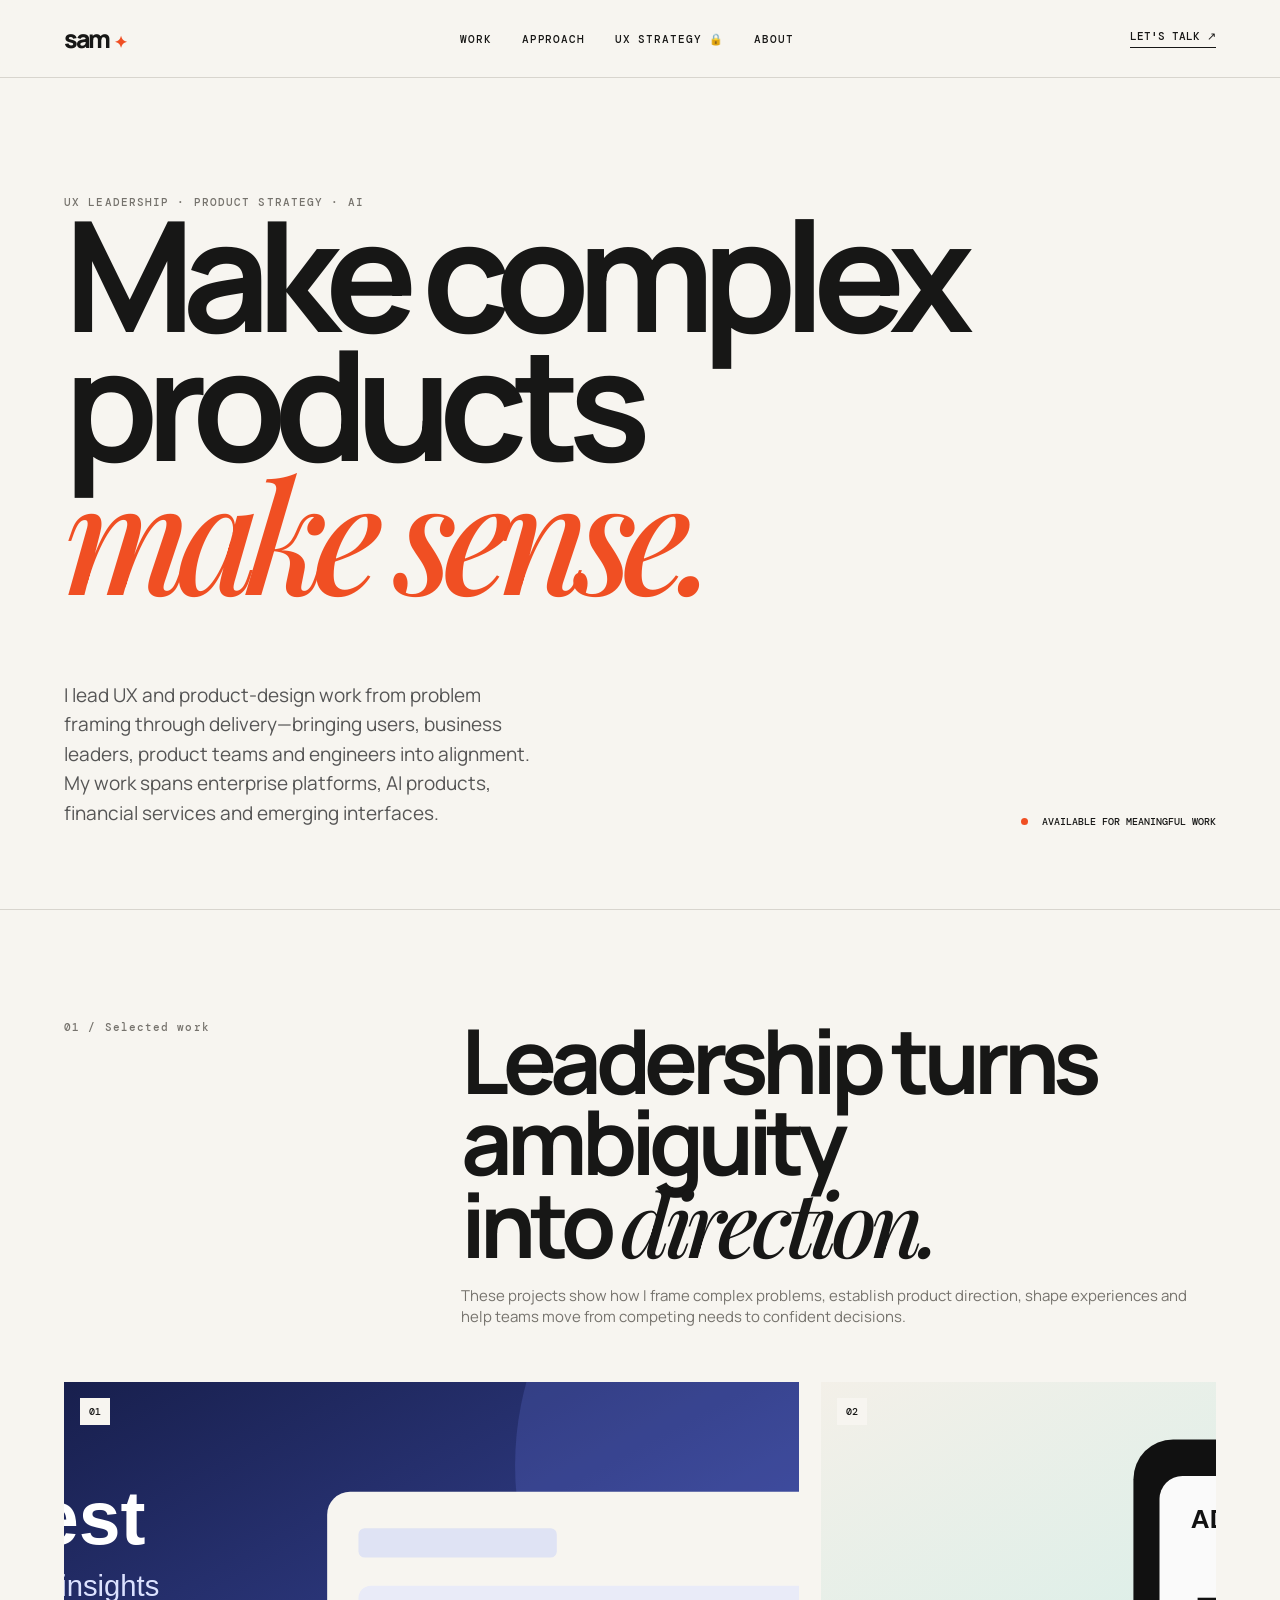
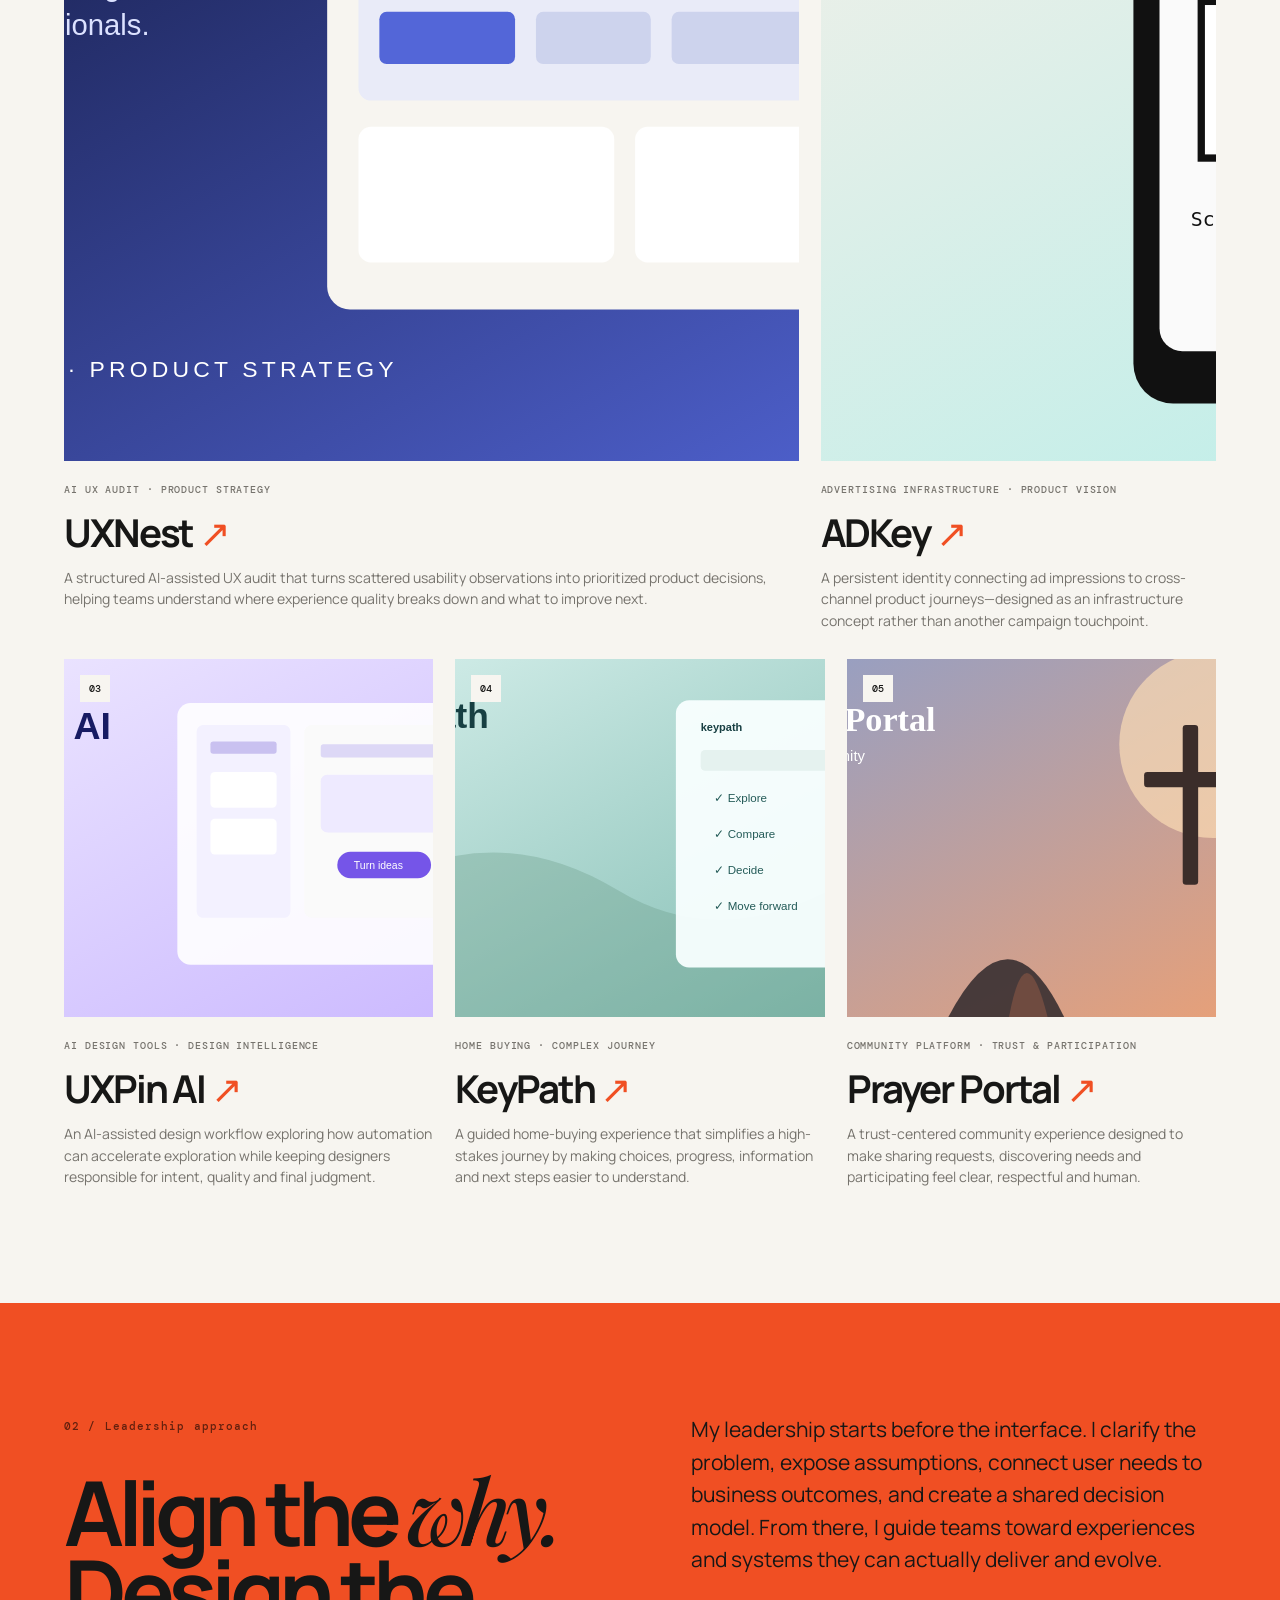
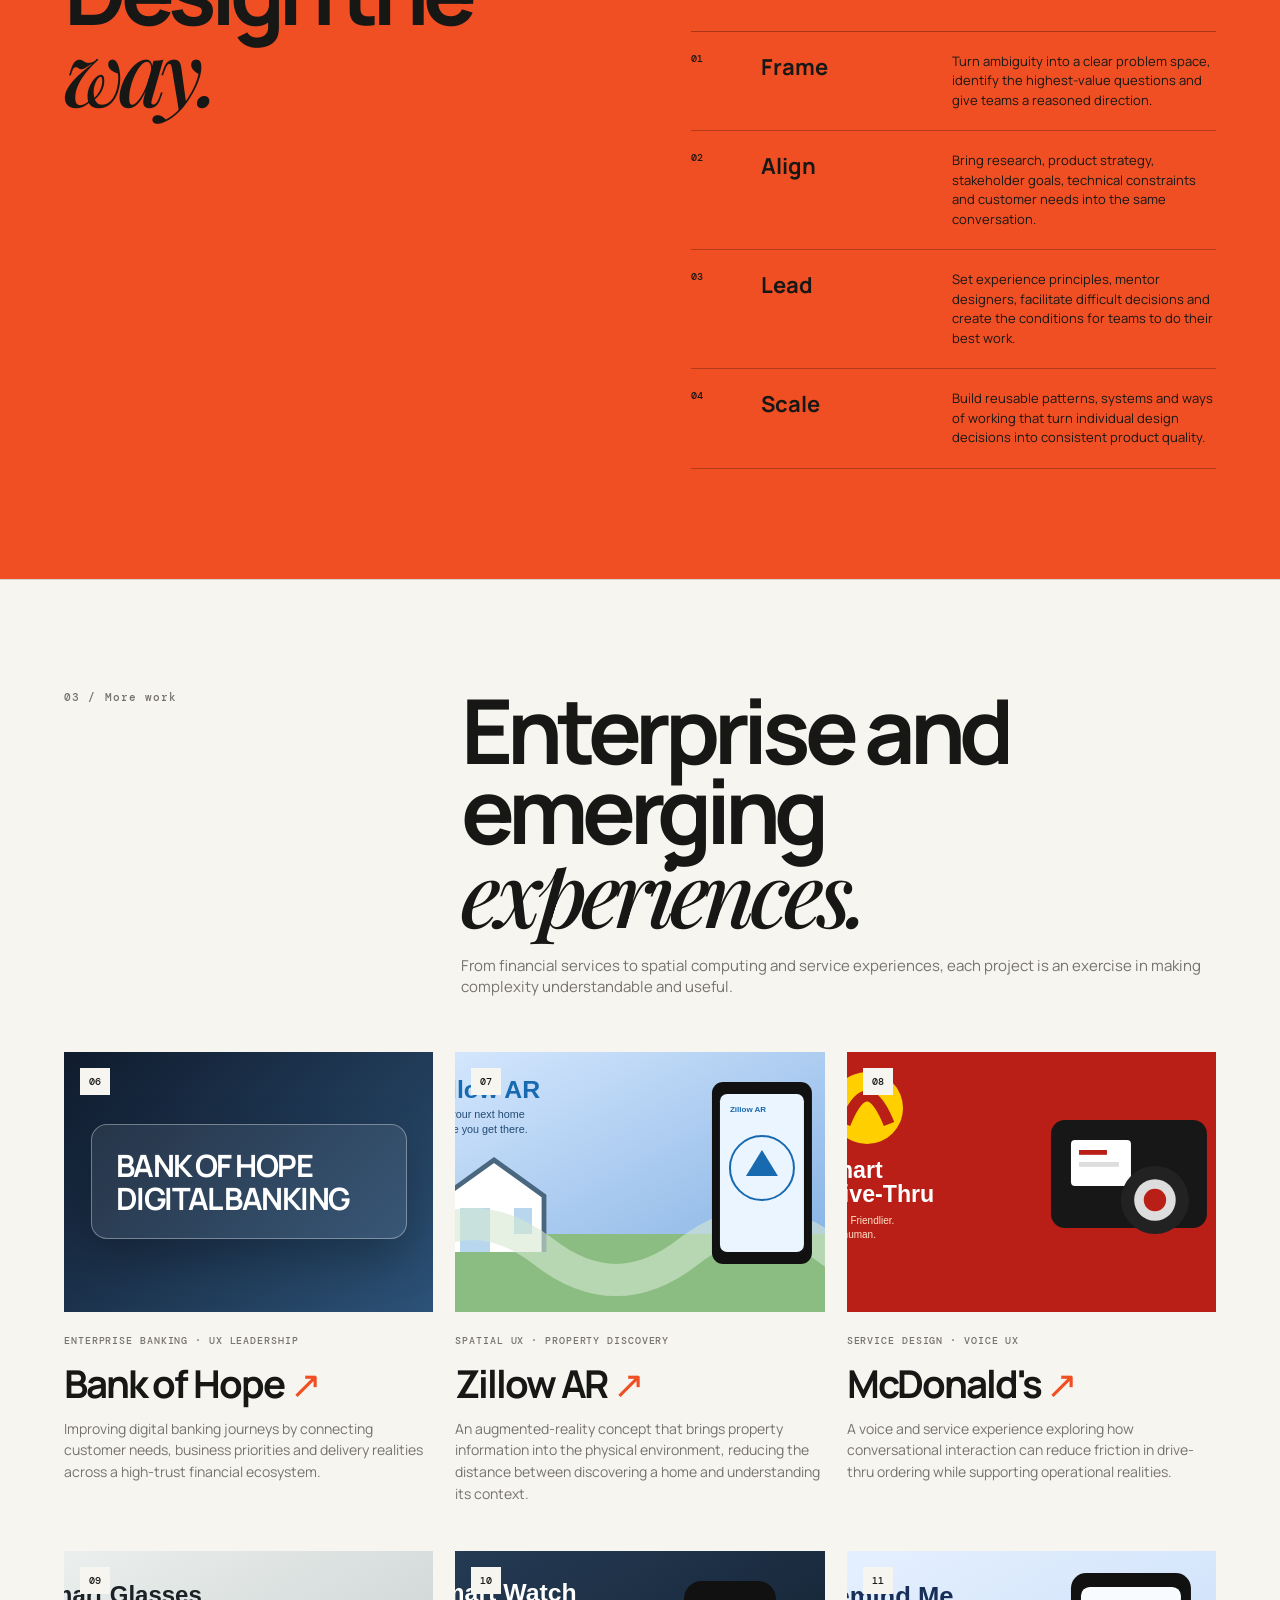
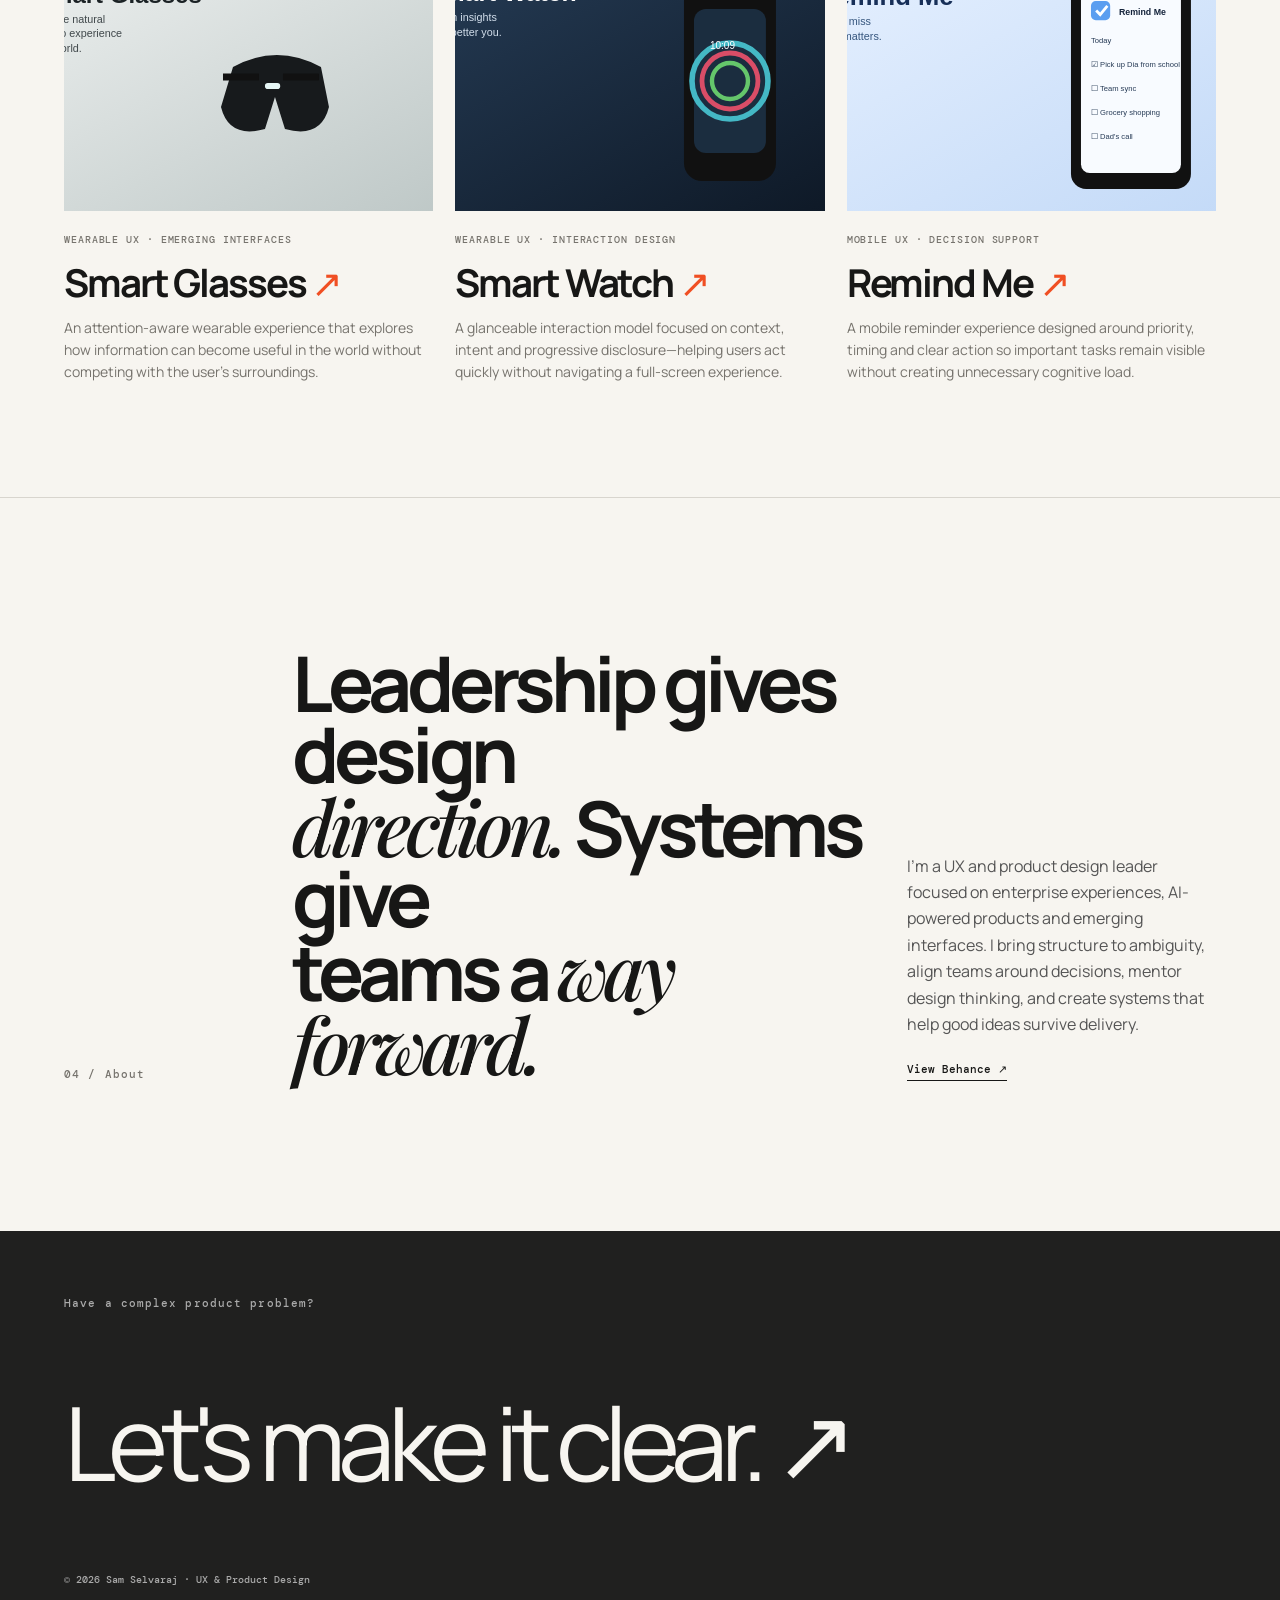
<file: index.html>
<!doctype html><html lang="en"><head><meta charset="utf-8"><meta name="viewport" content="width=device-width,initial-scale=1"><title>Sam Selvaraj — UX & Product Design Leadership</title><meta name="description" content="Senior UX and product design leadership for enterprise, AI and emerging experiences."><link rel="stylesheet" href="style.css?v=20260907"></head><body><header><a class="logo" href="#">sam<span>✦</span></a><nav><a href="#work">Work</a><a href="#approach">Approach</a><a href="pages/ux-strategy.html">UX Strategy 🔒</a><a href="#about">About</a></nav><a class="contact" href="#contact">Let's talk ↗</a></header><main><section class="hero"><div class="hero-label">UX LEADERSHIP · PRODUCT STRATEGY · AI</div><h1>Make complex products<br><em>make sense.</em></h1><div class="hero-bottom"><p>I lead UX and product-design work from problem framing through delivery—bringing users, business leaders, product teams and engineers into alignment. My work spans enterprise platforms, AI products, financial services and emerging interfaces.</p><div class="availability"><i></i> Available for meaningful work</div></div></section><section id="work" class="work"><div class="section-intro"><span>01 / Selected work</span><div><h2>Leadership turns ambiguity<br>into <em>direction.</em></h2><p>These projects show how I frame complex problems, establish product direction, shape experiences and help teams move from competing needs to confident decisions.</p></div></div><div class="featured"><a class="project-card hero-card" href="pages/uxnest.html"><div class="thumb"><img src="assets/thumbs/uxnest.svg" alt="UXNest AI UX audit thumbnail"><span>01</span></div><div class="card-copy"><small>AI UX Audit · Product Strategy</small><h3>UXNest <b>↗</b></h3><p>A structured AI-assisted UX audit that turns scattered usability observations into prioritized product decisions, helping teams understand where experience quality breaks down and what to improve next.</p></div></a><a class="project-card" href="pages/adkey.html"><div class="thumb"><img src="assets/thumbs/adkey.svg" alt="ADKey advertising identity thumbnail"><span>02</span></div><div class="card-copy"><small>Advertising Infrastructure · Product Vision</small><h3>ADKey <b>↗</b></h3><p>A persistent identity connecting ad impressions to cross-channel product journeys—designed as an infrastructure concept rather than another campaign touchpoint.</p></div></a></div><div class="grid"><a class="project-card" href="pages/uxpin-ai.html"><div class="thumb"><img src="assets/thumbs/uxpin-ai.svg" alt="UXPin AI design tools thumbnail"><span>03</span></div><div class="card-copy"><small>AI Design Tools · Design Intelligence</small><h3>UXPin AI <b>↗</b></h3><p>An AI-assisted design workflow exploring how automation can accelerate exploration while keeping designers responsible for intent, quality and final judgment.</p></div></a><a class="project-card" href="pages/keypath.html"><div class="thumb"><img src="assets/thumbs/keypath.svg" alt="KeyPath home buying thumbnail"><span>04</span></div><div class="card-copy"><small>Home Buying · Complex Journey</small><h3>KeyPath <b>↗</b></h3><p>A guided home-buying experience that simplifies a high-stakes journey by making choices, progress, information and next steps easier to understand.</p></div></a><a class="project-card" href="pages/prayer-portal.html"><div class="thumb"><img src="assets/thumbs/prayer-portal.svg" alt="Prayer Portal community thumbnail"><span>05</span></div><div class="card-copy"><small>Community Platform · Trust & Participation</small><h3>Prayer Portal <b>↗</b></h3><p>A trust-centered community experience designed to make sharing requests, discovering needs and participating feel clear, respectful and human.</p></div></a></div></section><section id="approach" class="approach"><div><span>02 / Leadership approach</span><h2>Align the <em>why.</em><br>Design the <em>way.</em></h2></div><div class="approach-copy"><p>My leadership starts before the interface. I clarify the problem, expose assumptions, connect user needs to business outcomes, and create a shared decision model. From there, I guide teams toward experiences and systems they can actually deliver and evolve.</p><div class="principles"><div><b>01</b><h3>Frame</h3><p>Turn ambiguity into a clear problem space, identify the highest-value questions and give teams a reasoned direction.</p></div><div><b>02</b><h3>Align</h3><p>Bring research, product strategy, stakeholder goals, technical constraints and customer needs into the same conversation.</p></div><div><b>03</b><h3>Lead</h3><p>Set experience principles, mentor designers, facilitate difficult decisions and create the conditions for teams to do their best work.</p></div><div><b>04</b><h3>Scale</h3><p>Build reusable patterns, systems and ways of working that turn individual design decisions into consistent product quality.</p></div></div></div></section><section class="archive"><div class="section-intro"><span>03 / More work</span><div><h2>Enterprise and<br>emerging <em>experiences.</em></h2><p>From financial services to spatial computing and service experiences, each project is an exercise in making complexity understandable and useful.</p></div></div><div class="archive-grid"><a class="project-card" href="pages/banking.html"><div class="thumb"><img src="assets/thumbs/banking.svg" alt="Bank of Hope digital banking thumbnail"><span>06</span></div><div class="card-copy"><small>Enterprise Banking · UX Leadership</small><h3>Bank of Hope <b>↗</b></h3><p>Improving digital banking journeys by connecting customer needs, business priorities and delivery realities across a high-trust financial ecosystem.</p></div></a><a class="project-card" href="pages/zillow.html"><div class="thumb"><img src="assets/thumbs/zillow.svg" alt="Zillow AR property discovery thumbnail"><span>07</span></div><div class="card-copy"><small>Spatial UX · Property Discovery</small><h3>Zillow AR <b>↗</b></h3><p>An augmented-reality concept that brings property information into the physical environment, reducing the distance between discovering a home and understanding its context.</p></div></a><a class="project-card" href="pages/mcd.html"><div class="thumb"><img src="assets/thumbs/mcd.svg" alt="McDonald's Smart Drive-Thru thumbnail"><span>08</span></div><div class="card-copy"><small>Service Design · Voice UX</small><h3>McDonald's <b>↗</b></h3><p>A voice and service experience exploring how conversational interaction can reduce friction in drive-thru ordering while supporting operational realities.</p></div></a><a class="project-card" href="pages/glasses.html"><div class="thumb"><img src="assets/thumbs/glasses.svg" alt="Smart Glasses wearable UX thumbnail"><span>09</span></div><div class="card-copy"><small>Wearable UX · Emerging Interfaces</small><h3>Smart Glasses <b>↗</b></h3><p>An attention-aware wearable experience that explores how information can become useful in the world without competing with the user's surroundings.</p></div></a><a class="project-card" href="pages/watch.html"><div class="thumb"><img src="assets/thumbs/watch.svg" alt="Smart Watch interaction thumbnail"><span>10</span></div><div class="card-copy"><small>Wearable UX · Interaction Design</small><h3>Smart Watch <b>↗</b></h3><p>A glanceable interaction model focused on context, intent and progressive disclosure—helping users act quickly without navigating a full-screen experience.</p></div></a><a class="project-card" href="pages/remind.html"><div class="thumb"><img src="assets/thumbs/remind.svg" alt="Remind Me productivity thumbnail"><span>11</span></div><div class="card-copy"><small>Mobile UX · Decision Support</small><h3>Remind Me <b>↗</b></h3><p>A mobile reminder experience designed around priority, timing and clear action so important tasks remain visible without creating unnecessary cognitive load.</p></div></a></div></section><section id="about" class="about"><span>04 / About</span><h2>Leadership gives design<br><em>direction.</em> Systems give<br>teams a <em>way forward.</em></h2><div><p>I'm a UX and product design leader focused on enterprise experiences, AI-powered products and emerging interfaces. I bring structure to ambiguity, align teams around decisions, mentor design thinking, and create systems that help good ideas survive delivery.</p><a href="https://www.behance.net/ssamcbe" target="_blank">View Behance ↗</a></div></section></main><footer id="contact"><span>Have a complex product problem?</span><a href="mailto:samdesignx@gmail.com">Let's make it clear. ↗</a><small>© 2026 Sam Selvaraj · UX & Product Design</small></footer></body></html>
</file>
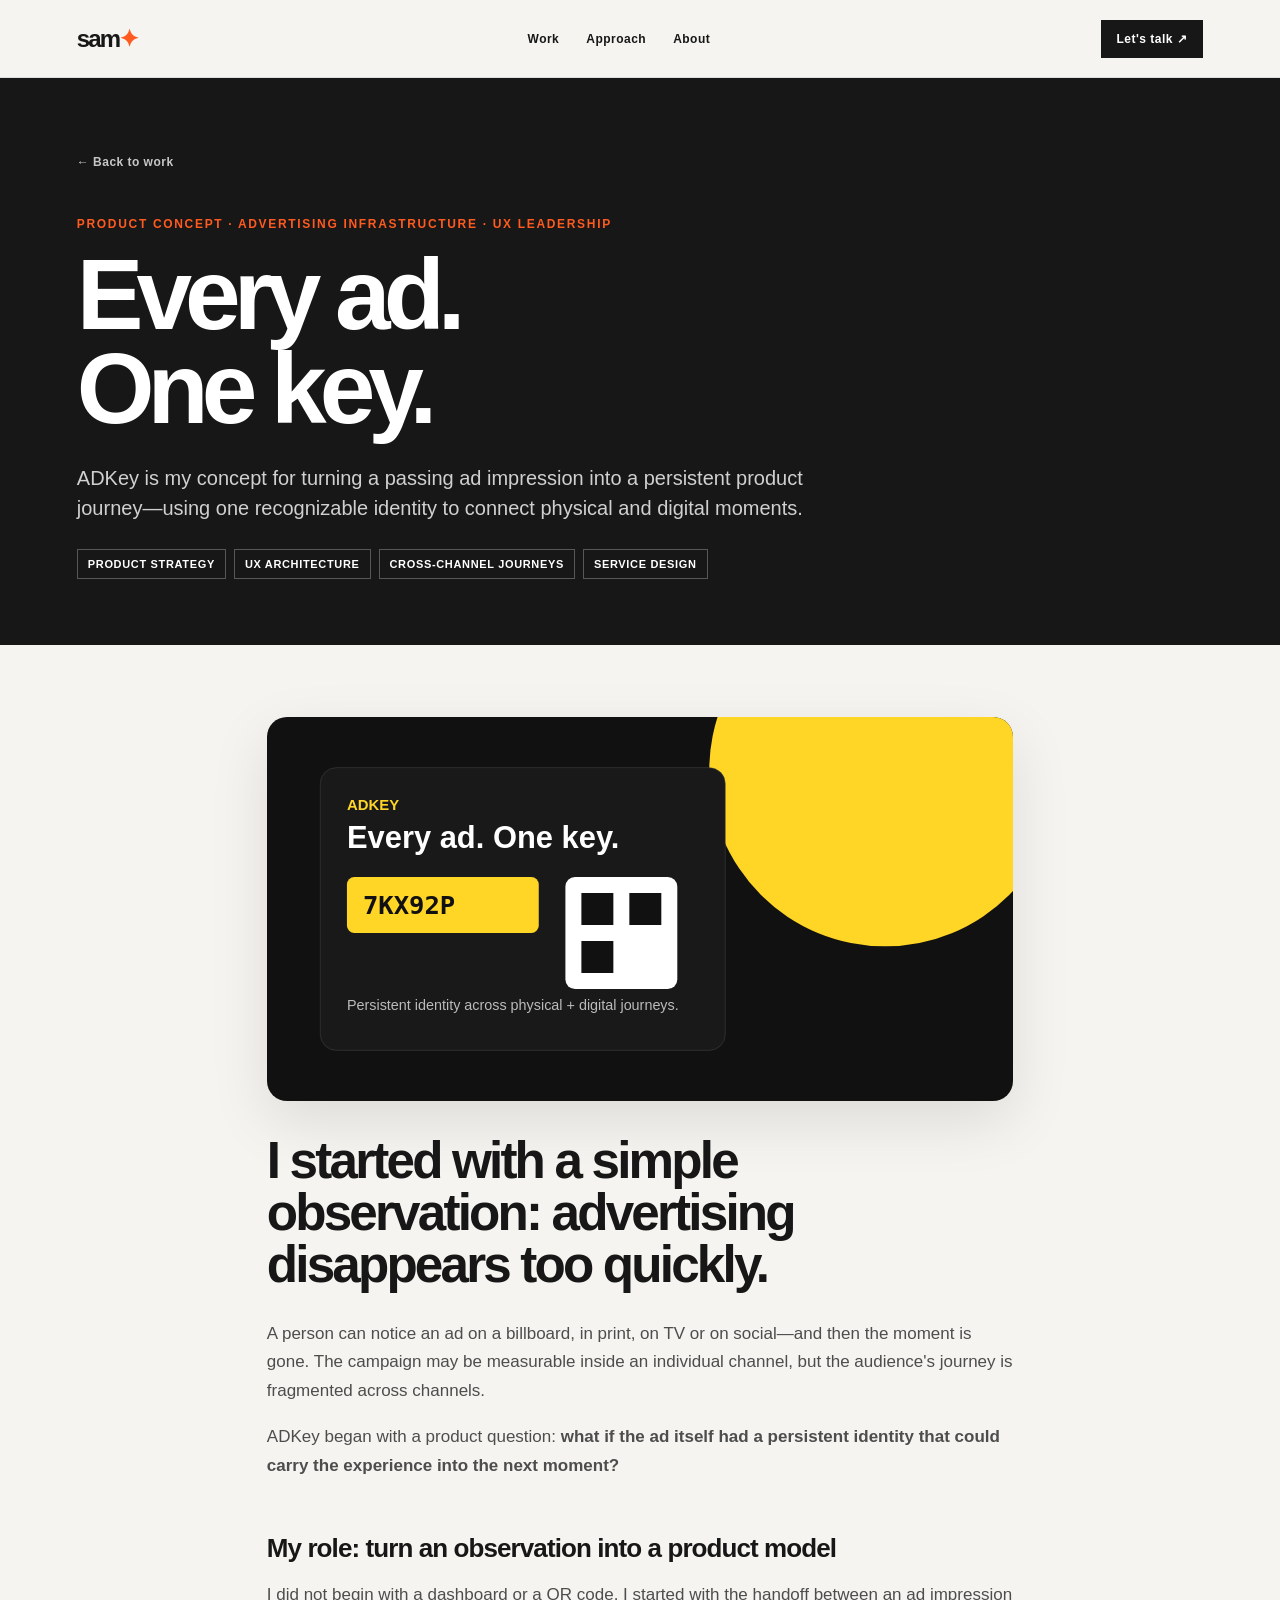
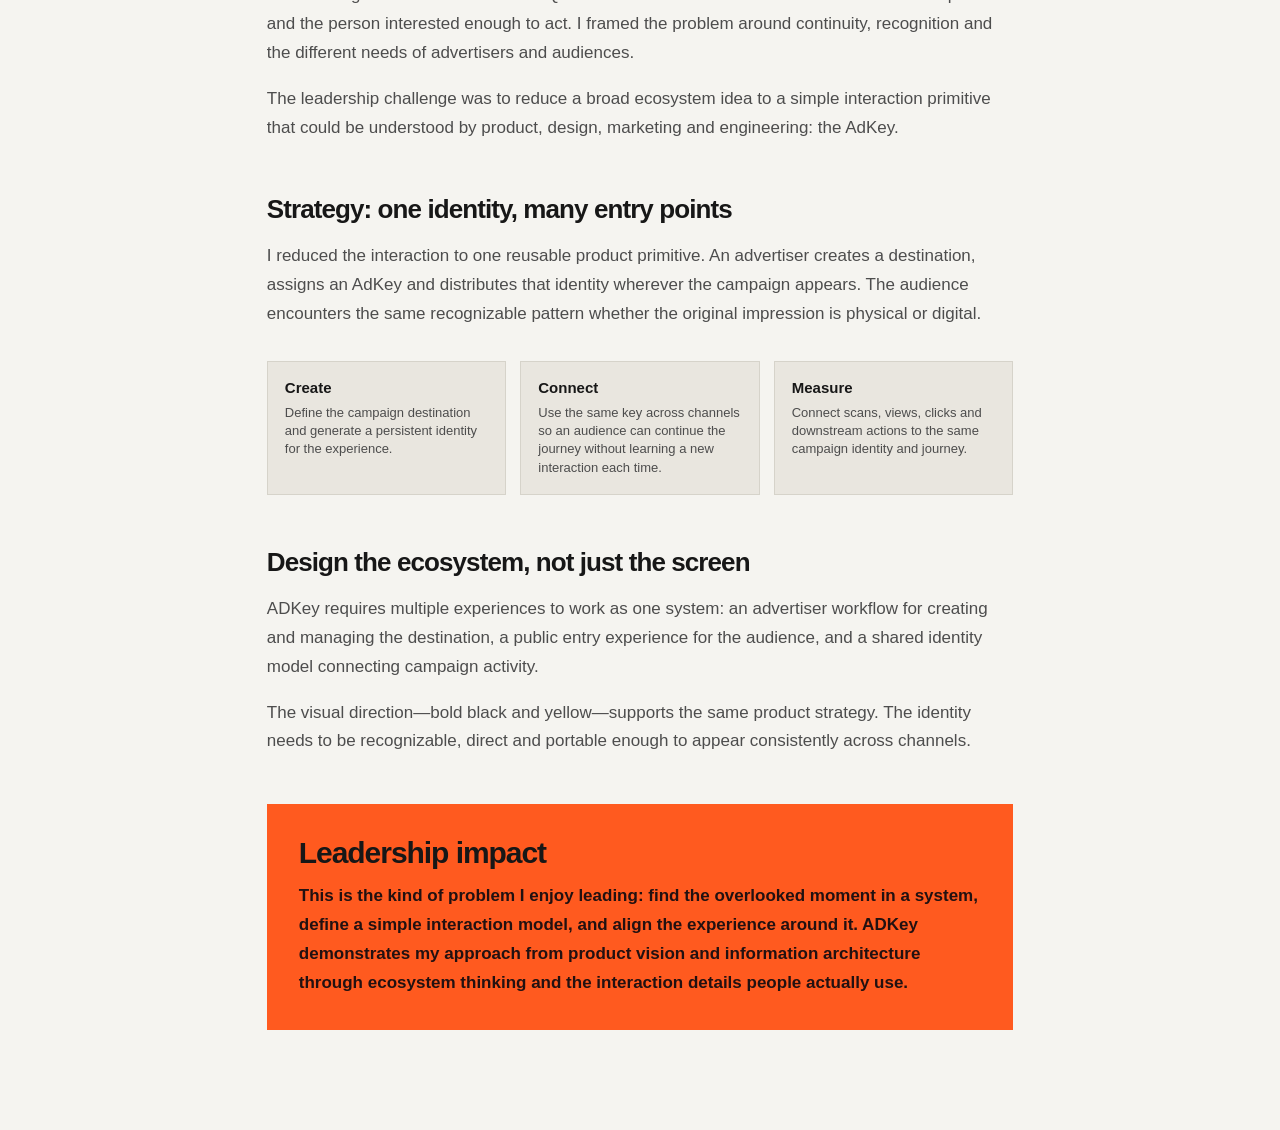
<file: pages/adkey.html>
<!doctype html><html lang="en"><head><meta charset="utf-8"><meta name="viewport" content="width=device-width,initial-scale=1"><title>ADKey — Sam Selvaraj</title><link rel="stylesheet" href="../case-study.css"></head><body><header><a class="logo" href="../index.html">sam<span>✦</span></a><nav><a href="../index.html#work">Work</a><a href="../index.html#approach">Approach</a><a href="../index.html#about">About</a></nav><a class="contact" href="../index.html#contact">Let's talk ↗</a></header><section class="case-hero"><div class="wrap"><a class="back" href="../index.html#work">← Back to work</a><p class="eyebrow">Product concept · Advertising infrastructure · UX leadership</p><h1>Every ad.<br>One key.</h1><p class="lead">ADKey is my concept for turning a passing ad impression into a persistent product journey—using one recognizable identity to connect physical and digital moments.</p><div class="chips"><span class="chip">Product strategy</span><span class="chip">UX architecture</span><span class="chip">Cross-channel journeys</span><span class="chip">Service design</span></div></div></section><main class="case-layout"><aside class="toc"><a href="#problem">Problem</a><a href="#role">My role</a><a href="#strategy">Strategy</a><a href="#ecosystem">Ecosystem</a><a href="#outcome">Leadership impact</a></aside><article class="case-content"><figure class="case-image"><img src="../assets/case-studies/adkey.svg" alt="ADKey persistent advertising identity concept" loading="eager"></figure><section id="problem"><h2>I started with a simple observation: advertising disappears too quickly.</h2><p>A person can notice an ad on a billboard, in print, on TV or on social—and then the moment is gone. The campaign may be measurable inside an individual channel, but the audience's journey is fragmented across channels.</p><p>ADKey began with a product question: <strong>what if the ad itself had a persistent identity that could carry the experience into the next moment?</strong></p></section><section id="role"><h3>My role: turn an observation into a product model</h3><p>I did not begin with a dashboard or a QR code. I started with the handoff between an ad impression and the person interested enough to act. I framed the problem around continuity, recognition and the different needs of advertisers and audiences.</p><p>The leadership challenge was to reduce a broad ecosystem idea to a simple interaction primitive that could be understood by product, design, marketing and engineering: the AdKey.</p></section><section id="strategy"><h3>Strategy: one identity, many entry points</h3><p>I reduced the interaction to one reusable product primitive. An advertiser creates a destination, assigns an AdKey and distributes that identity wherever the campaign appears. The audience encounters the same recognizable pattern whether the original impression is physical or digital.</p><div class="gallery"><div><b>Create</b><p>Define the campaign destination and generate a persistent identity for the experience.</p></div><div><b>Connect</b><p>Use the same key across channels so an audience can continue the journey without learning a new interaction each time.</p></div><div><b>Measure</b><p>Connect scans, views, clicks and downstream actions to the same campaign identity and journey.</p></div></div></section><section id="ecosystem"><h3>Design the ecosystem, not just the screen</h3><p>ADKey requires multiple experiences to work as one system: an advertiser workflow for creating and managing the destination, a public entry experience for the audience, and a shared identity model connecting campaign activity.</p><p>The visual direction—bold black and yellow—supports the same product strategy. The identity needs to be recognizable, direct and portable enough to appear consistently across channels.</p></section><section id="outcome" class="outcome"><h3>Leadership impact</h3><p>This is the kind of problem I enjoy leading: find the overlooked moment in a system, define a simple interaction model, and align the experience around it. ADKey demonstrates my approach from product vision and information architecture through ecosystem thinking and the interaction details people actually use.</p></section></article></main></body></html>
</file>
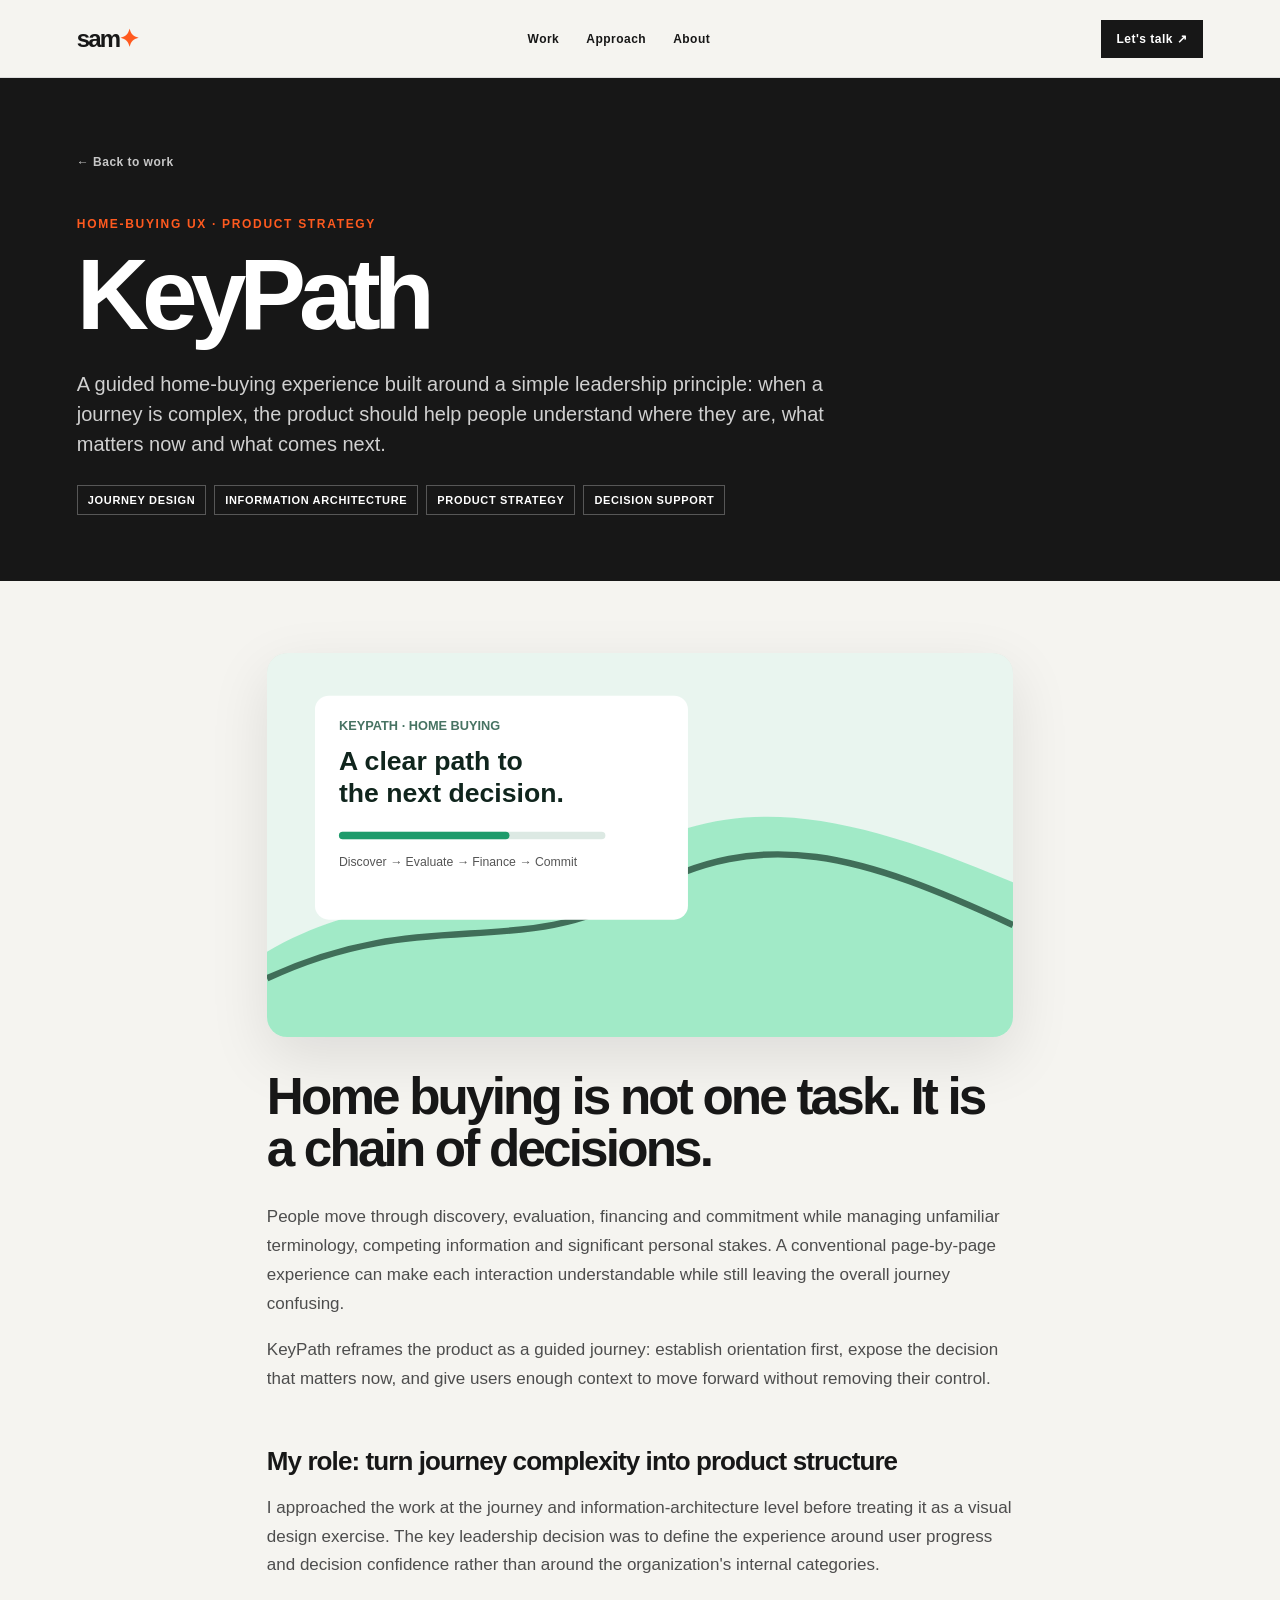
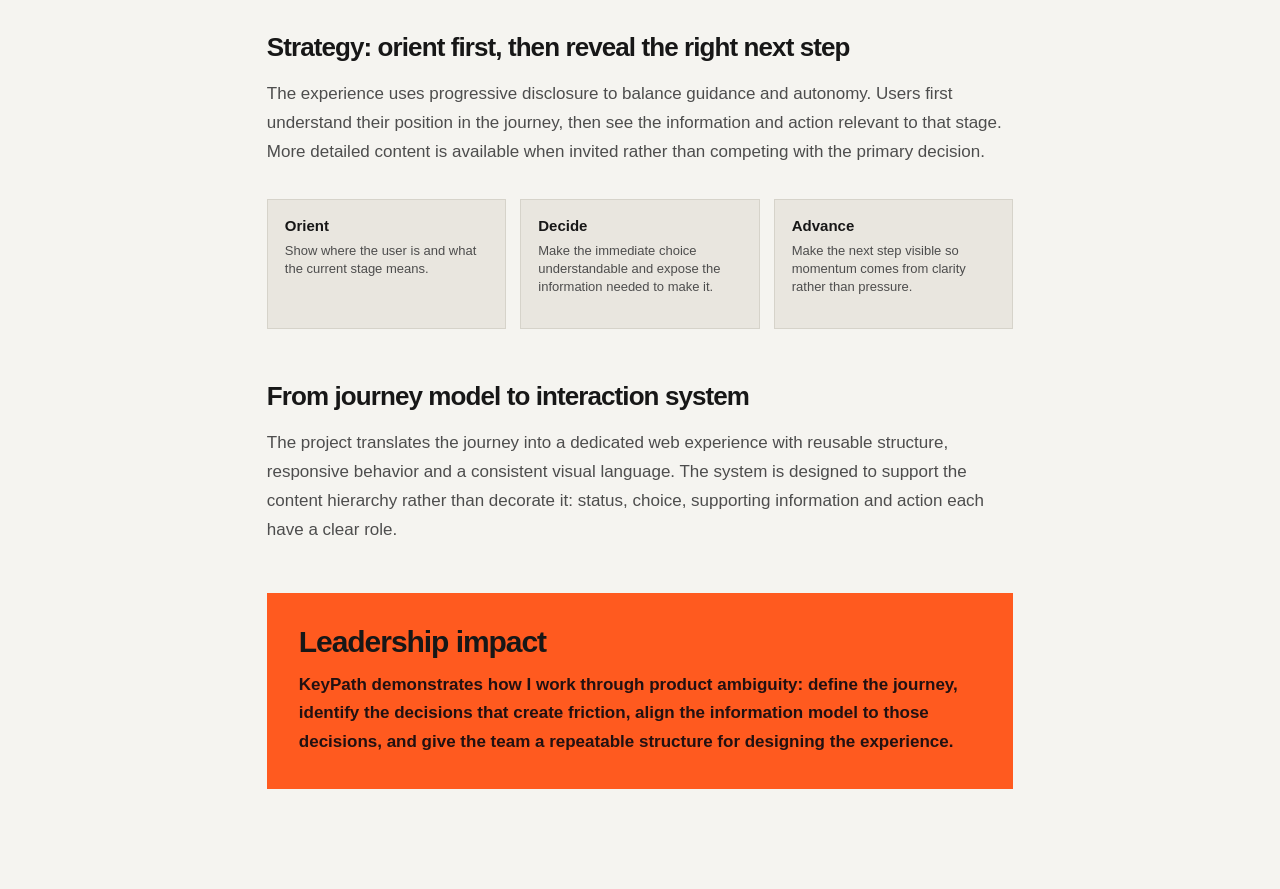
<file: pages/keypath.html>
<!doctype html><html lang="en"><head><meta charset="utf-8"><meta name="viewport" content="width=device-width,initial-scale=1"><title>KeyPath — Sam Selvaraj</title><link rel="stylesheet" href="../case-study.css"></head><body><header><a class="logo" href="../index.html">sam<span>✦</span></a><nav><a href="../index.html#work">Work</a><a href="../index.html#approach">Approach</a><a href="../index.html#about">About</a></nav><a class="contact" href="../index.html#contact">Let's talk ↗</a></header><section class="case-hero"><div class="wrap"><a class="back" href="../index.html#work">← Back to work</a><p class="eyebrow">Home-buying UX · Product strategy</p><h1>KeyPath</h1><p class="lead">A guided home-buying experience built around a simple leadership principle: when a journey is complex, the product should help people understand where they are, what matters now and what comes next.</p><div class="chips"><span class="chip">Journey design</span><span class="chip">Information architecture</span><span class="chip">Product strategy</span><span class="chip">Decision support</span></div></div></section><main class="case-layout"><aside class="toc"><a href="#problem">Problem</a><a href="#role">My role</a><a href="#strategy">Strategy</a><a href="#system">System</a><a href="#outcome">Leadership impact</a></aside><article class="case-content"><figure class="case-image"><img src="../assets/case-studies/keypath.svg" alt="KeyPath guided home buying experience" loading="eager"></figure><section id="problem"><h2>Home buying is not one task. It is a chain of decisions.</h2><p>People move through discovery, evaluation, financing and commitment while managing unfamiliar terminology, competing information and significant personal stakes. A conventional page-by-page experience can make each interaction understandable while still leaving the overall journey confusing.</p><p>KeyPath reframes the product as a guided journey: establish orientation first, expose the decision that matters now, and give users enough context to move forward without removing their control.</p></section><section id="role"><h3>My role: turn journey complexity into product structure</h3><p>I approached the work at the journey and information-architecture level before treating it as a visual design exercise. The key leadership decision was to define the experience around user progress and decision confidence rather than around the organization's internal categories.</p></section><section id="strategy"><h3>Strategy: orient first, then reveal the right next step</h3><p>The experience uses progressive disclosure to balance guidance and autonomy. Users first understand their position in the journey, then see the information and action relevant to that stage. More detailed content is available when invited rather than competing with the primary decision.</p><div class="gallery"><div><b>Orient</b><p>Show where the user is and what the current stage means.</p></div><div><b>Decide</b><p>Make the immediate choice understandable and expose the information needed to make it.</p></div><div><b>Advance</b><p>Make the next step visible so momentum comes from clarity rather than pressure.</p></div></div></section><section id="system"><h3>From journey model to interaction system</h3><p>The project translates the journey into a dedicated web experience with reusable structure, responsive behavior and a consistent visual language. The system is designed to support the content hierarchy rather than decorate it: status, choice, supporting information and action each have a clear role.</p></section><section id="outcome" class="outcome"><h3>Leadership impact</h3><p>KeyPath demonstrates how I work through product ambiguity: define the journey, identify the decisions that create friction, align the information model to those decisions, and give the team a repeatable structure for designing the experience.</p></section></article></main></body></html>
</file>
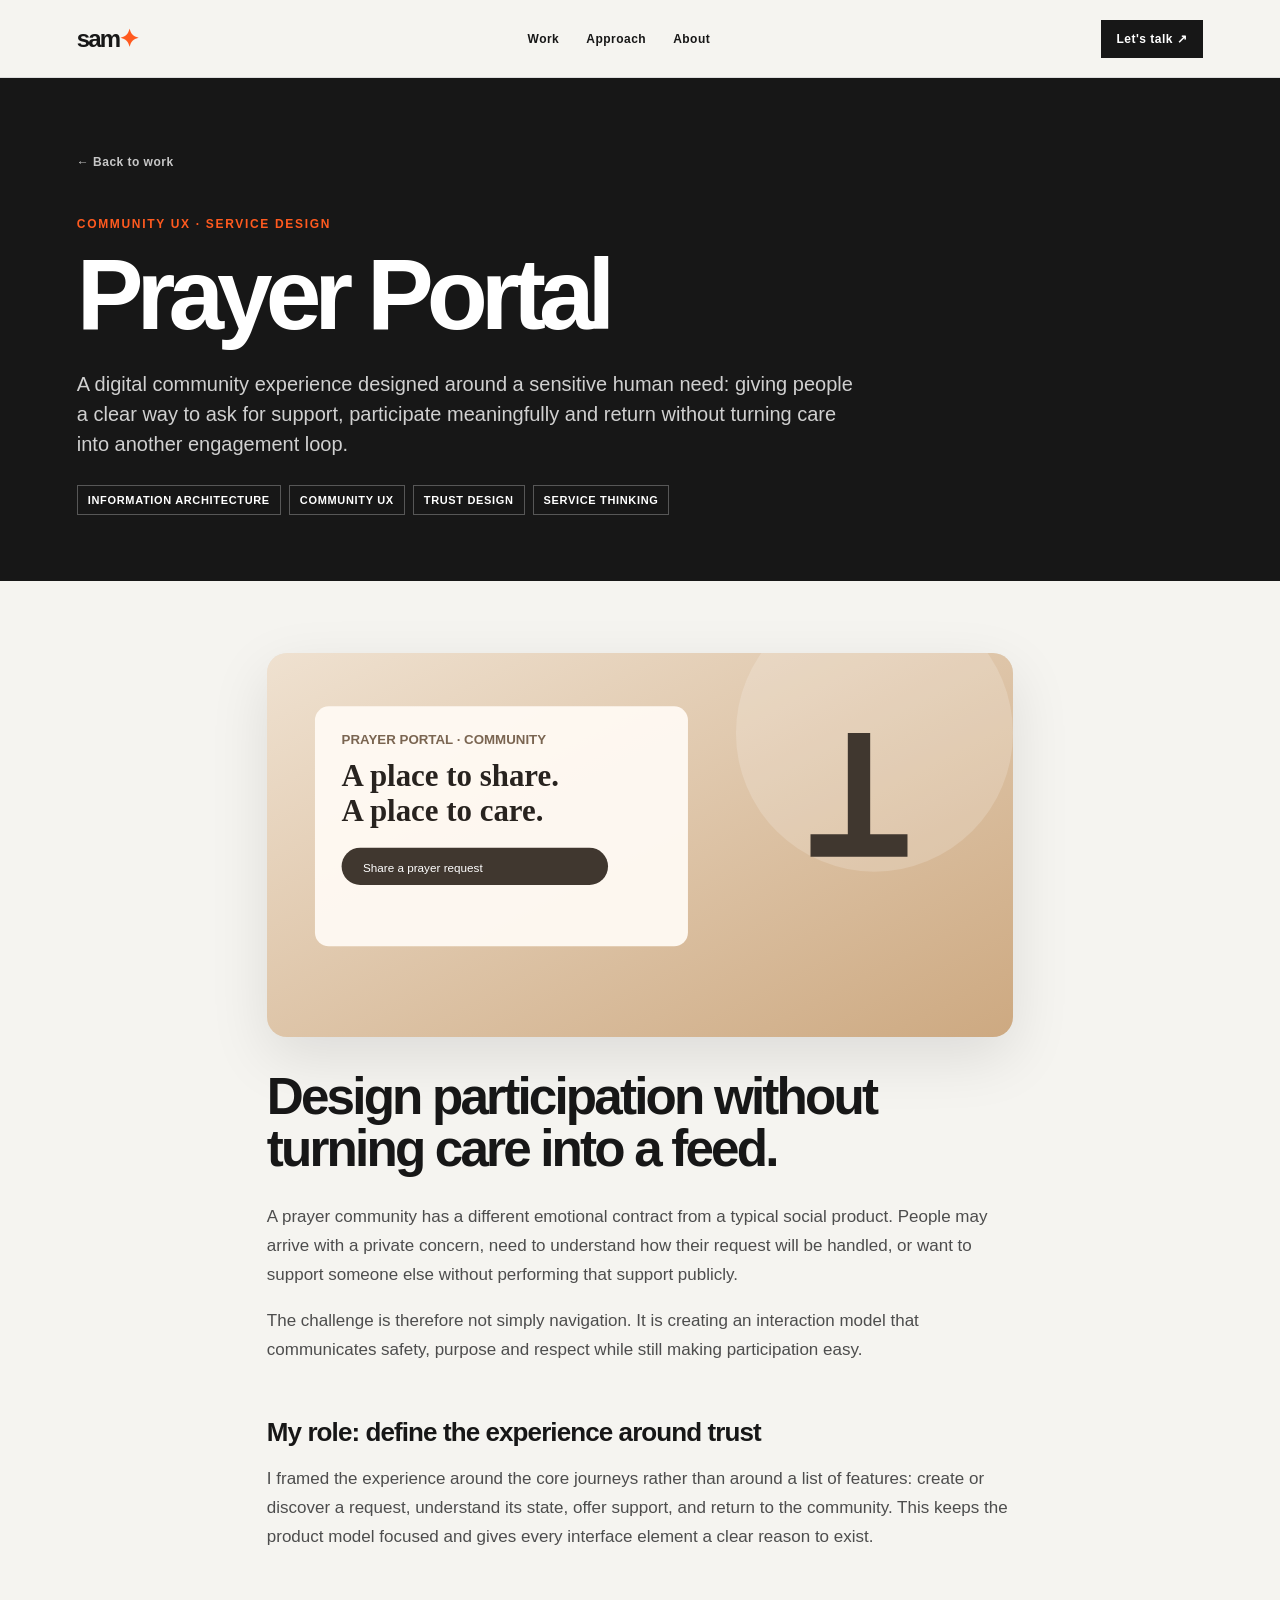
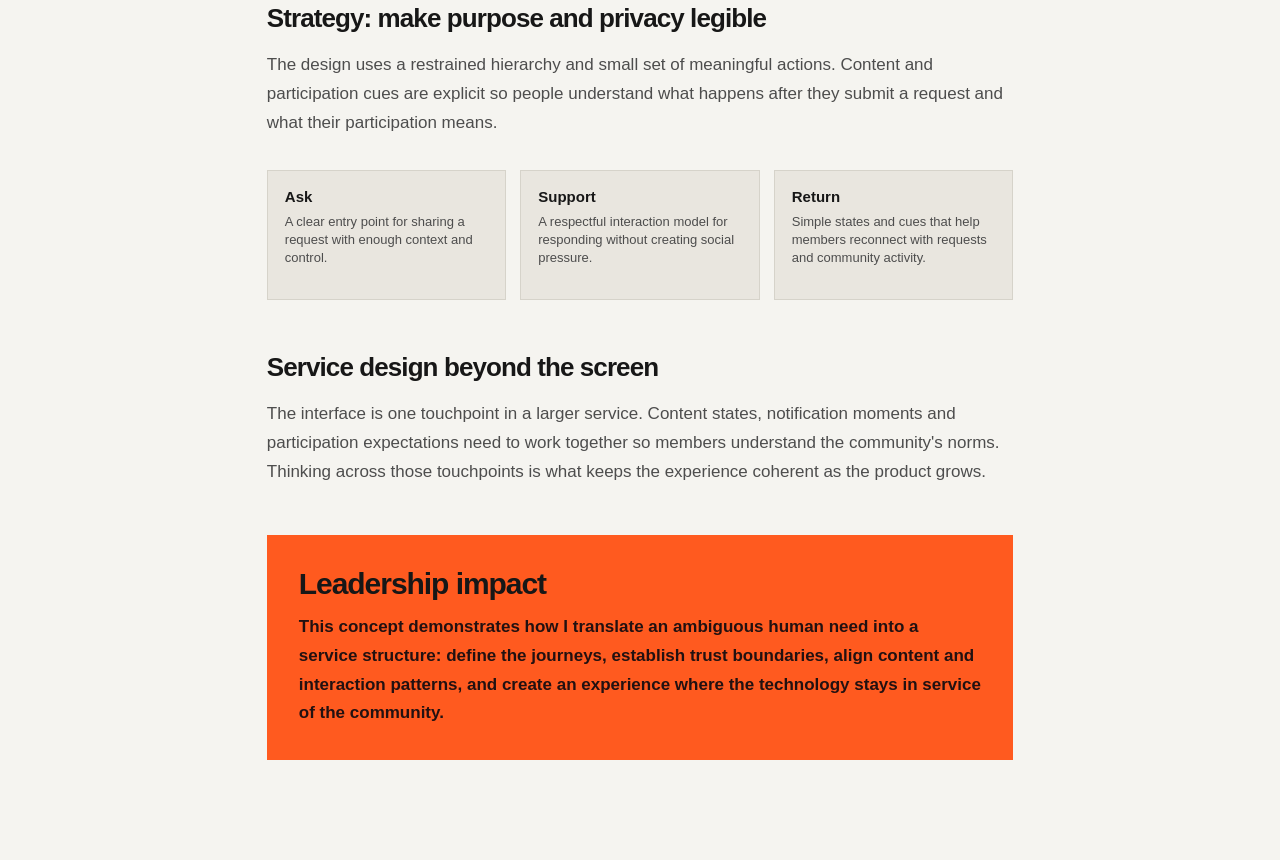
<file: pages/prayer-portal.html>
<!doctype html><html lang="en"><head><meta charset="utf-8"><meta name="viewport" content="width=device-width,initial-scale=1"><title>Prayer Portal — Sam Selvaraj</title><link rel="stylesheet" href="../case-study.css"></head><body><header><a class="logo" href="../index.html">sam<span>✦</span></a><nav><a href="../index.html#work">Work</a><a href="../index.html#approach">Approach</a><a href="../index.html#about">About</a></nav><a class="contact" href="../index.html#contact">Let's talk ↗</a></header><section class="case-hero"><div class="wrap"><a class="back" href="../index.html#work">← Back to work</a><p class="eyebrow">Community UX · Service design</p><h1>Prayer Portal</h1><p class="lead">A digital community experience designed around a sensitive human need: giving people a clear way to ask for support, participate meaningfully and return without turning care into another engagement loop.</p><div class="chips"><span class="chip">Information architecture</span><span class="chip">Community UX</span><span class="chip">Trust design</span><span class="chip">Service thinking</span></div></div></section><main class="case-layout"><aside class="toc"><a href="#problem">Problem</a><a href="#role">My role</a><a href="#strategy">Strategy</a><a href="#service">Service design</a><a href="#outcome">Leadership impact</a></aside><article class="case-content"><figure class="case-image"><img src="../assets/case-studies/prayer-portal.svg" alt="Prayer Portal community experience" loading="eager"></figure><section id="problem"><h2>Design participation without turning care into a feed.</h2><p>A prayer community has a different emotional contract from a typical social product. People may arrive with a private concern, need to understand how their request will be handled, or want to support someone else without performing that support publicly.</p><p>The challenge is therefore not simply navigation. It is creating an interaction model that communicates safety, purpose and respect while still making participation easy.</p></section><section id="role"><h3>My role: define the experience around trust</h3><p>I framed the experience around the core journeys rather than around a list of features: create or discover a request, understand its state, offer support, and return to the community. This keeps the product model focused and gives every interface element a clear reason to exist.</p></section><section id="strategy"><h3>Strategy: make purpose and privacy legible</h3><p>The design uses a restrained hierarchy and small set of meaningful actions. Content and participation cues are explicit so people understand what happens after they submit a request and what their participation means.</p><div class="gallery"><div><b>Ask</b><p>A clear entry point for sharing a request with enough context and control.</p></div><div><b>Support</b><p>A respectful interaction model for responding without creating social pressure.</p></div><div><b>Return</b><p>Simple states and cues that help members reconnect with requests and community activity.</p></div></div></section><section id="service"><h3>Service design beyond the screen</h3><p>The interface is one touchpoint in a larger service. Content states, notification moments and participation expectations need to work together so members understand the community's norms. Thinking across those touchpoints is what keeps the experience coherent as the product grows.</p></section><section id="outcome" class="outcome"><h3>Leadership impact</h3><p>This concept demonstrates how I translate an ambiguous human need into a service structure: define the journeys, establish trust boundaries, align content and interaction patterns, and create an experience where the technology stays in service of the community.</p></section></article></main></body></html>
</file>
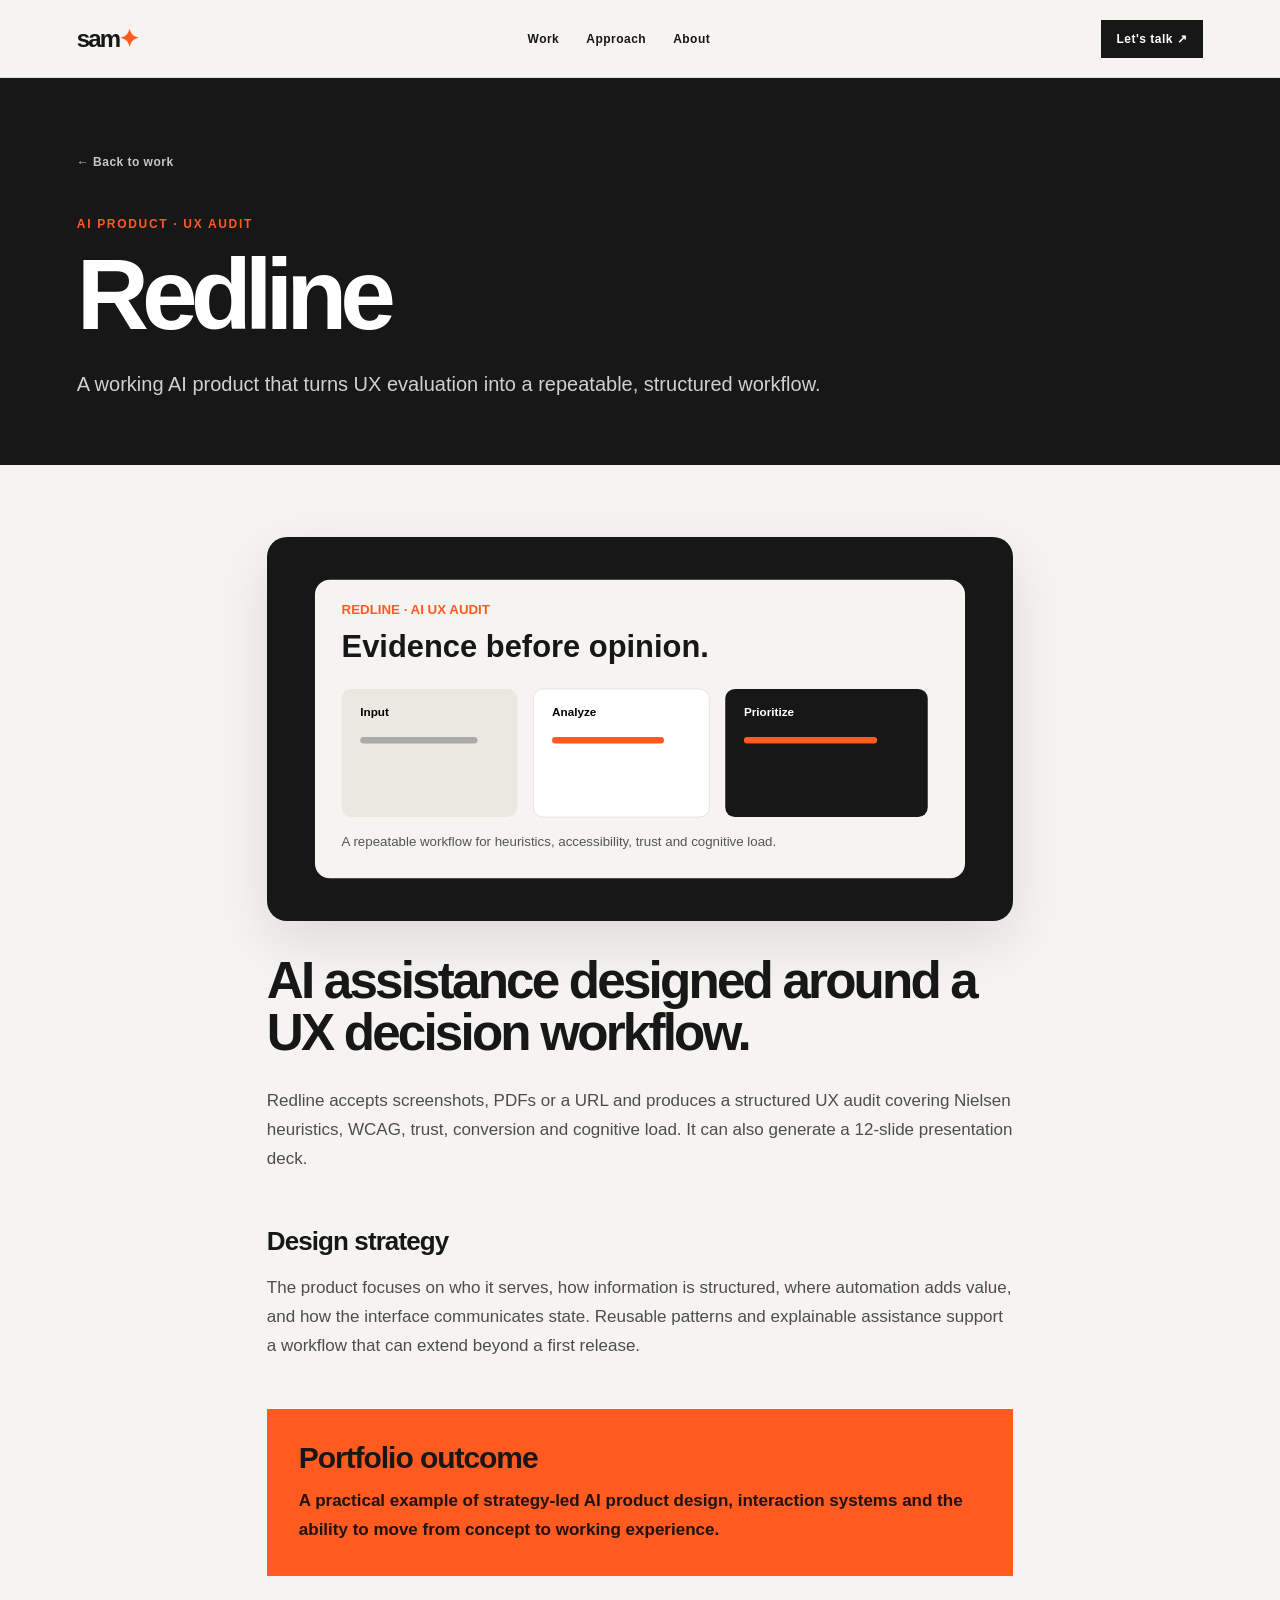
<file: pages/redline.html>
<!doctype html><html lang="en"><head><meta charset="utf-8"><meta name="viewport" content="width=device-width,initial-scale=1"><title>Redline — Sam Selvaraj</title><link rel="stylesheet" href="../case-study.css"></head><body><header><a class="logo" href="../index.html">sam<span>✦</span></a><nav><a href="../index.html#work">Work</a><a href="../index.html#approach">Approach</a><a href="../index.html#about">About</a></nav><a class="contact" href="../index.html#contact">Let's talk ↗</a></header><section class="case-hero"><div class="wrap"><a class="back" href="../index.html#work">← Back to work</a><p class="eyebrow">AI product · UX audit</p><h1>Redline</h1><p class="lead">A working AI product that turns UX evaluation into a repeatable, structured workflow.</p></div></section><main class="case-layout"><article class="case-content"><figure class="case-image"><img src="../assets/case-studies/redline.svg" alt="Redline AI UX audit workflow" loading="eager"></figure><h2>AI assistance designed around a UX decision workflow.</h2><p>Redline accepts screenshots, PDFs or a URL and produces a structured UX audit covering Nielsen heuristics, WCAG, trust, conversion and cognitive load. It can also generate a 12-slide presentation deck.</p><h3>Design strategy</h3><p>The product focuses on who it serves, how information is structured, where automation adds value, and how the interface communicates state. Reusable patterns and explainable assistance support a workflow that can extend beyond a first release.</p><section class="outcome"><h3>Portfolio outcome</h3><p>A practical example of strategy-led AI product design, interaction systems and the ability to move from concept to working experience.</p></section></article></main></body></html>
</file>
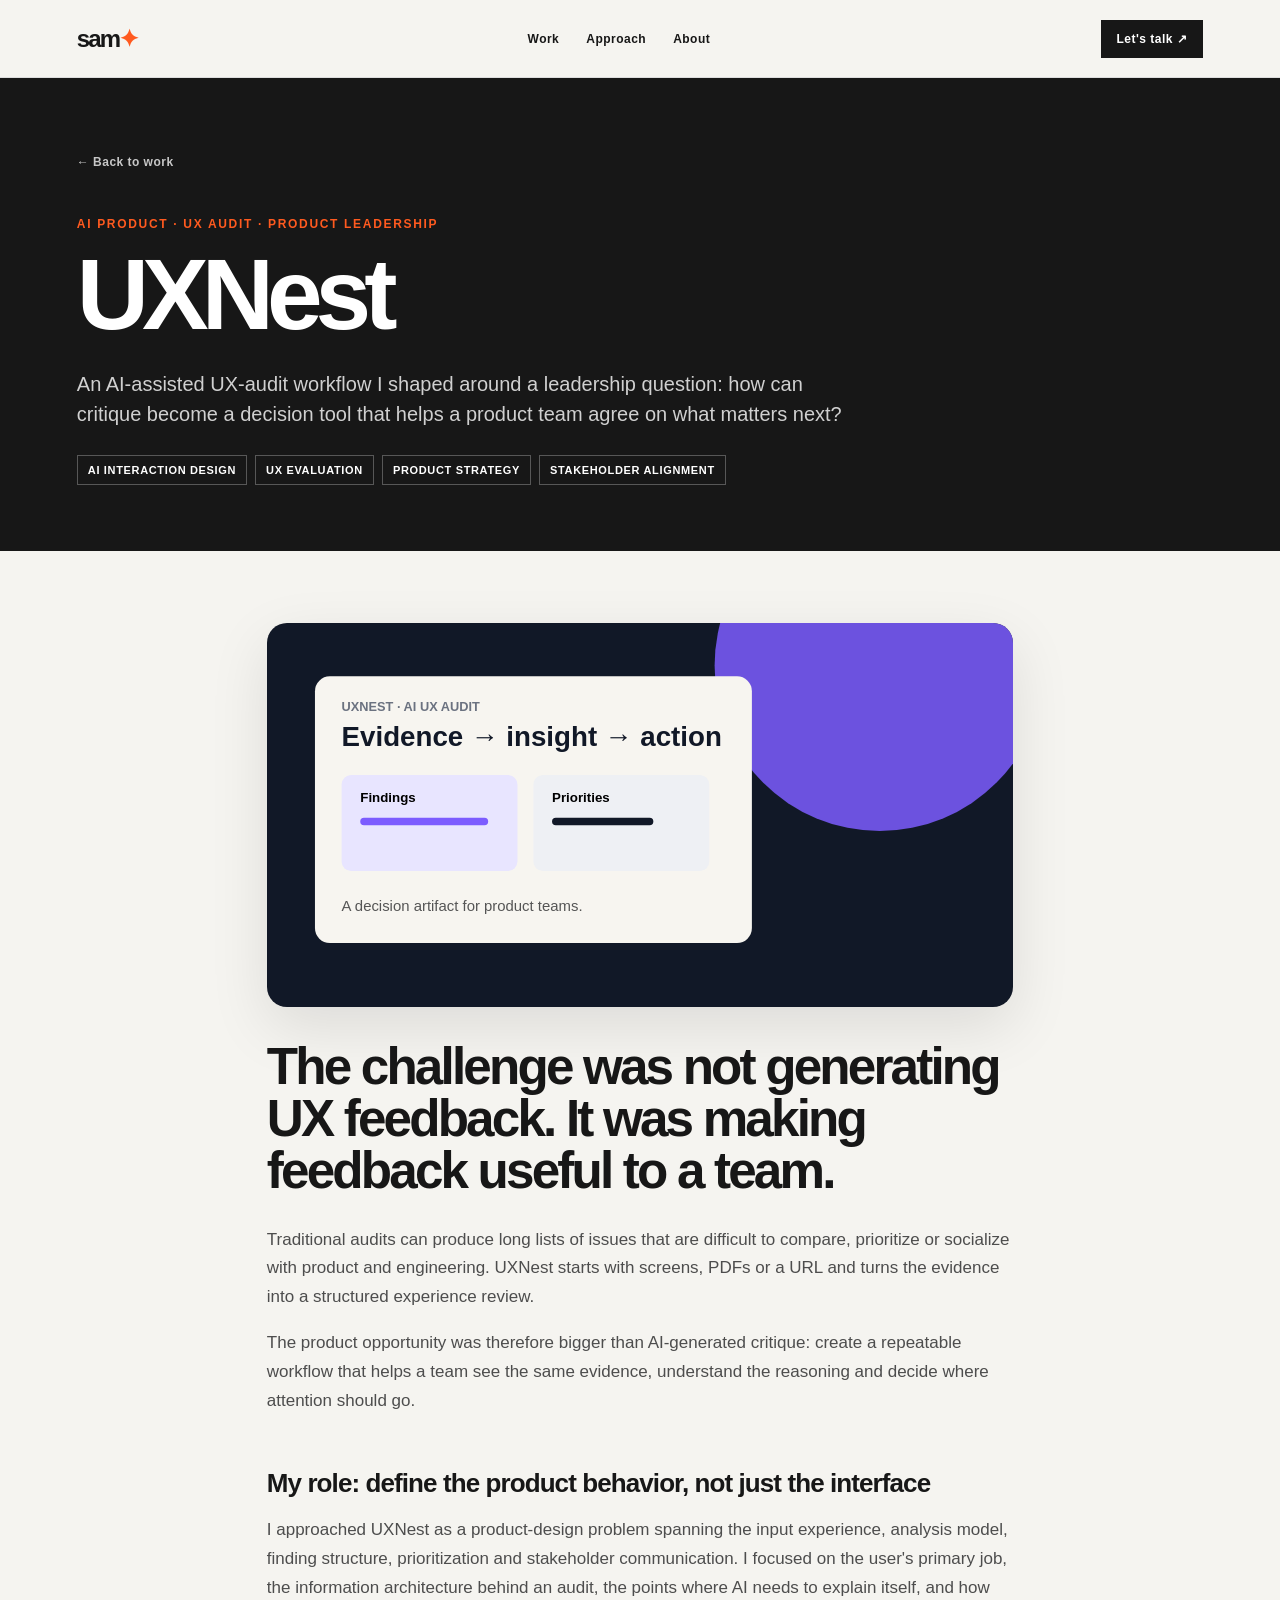
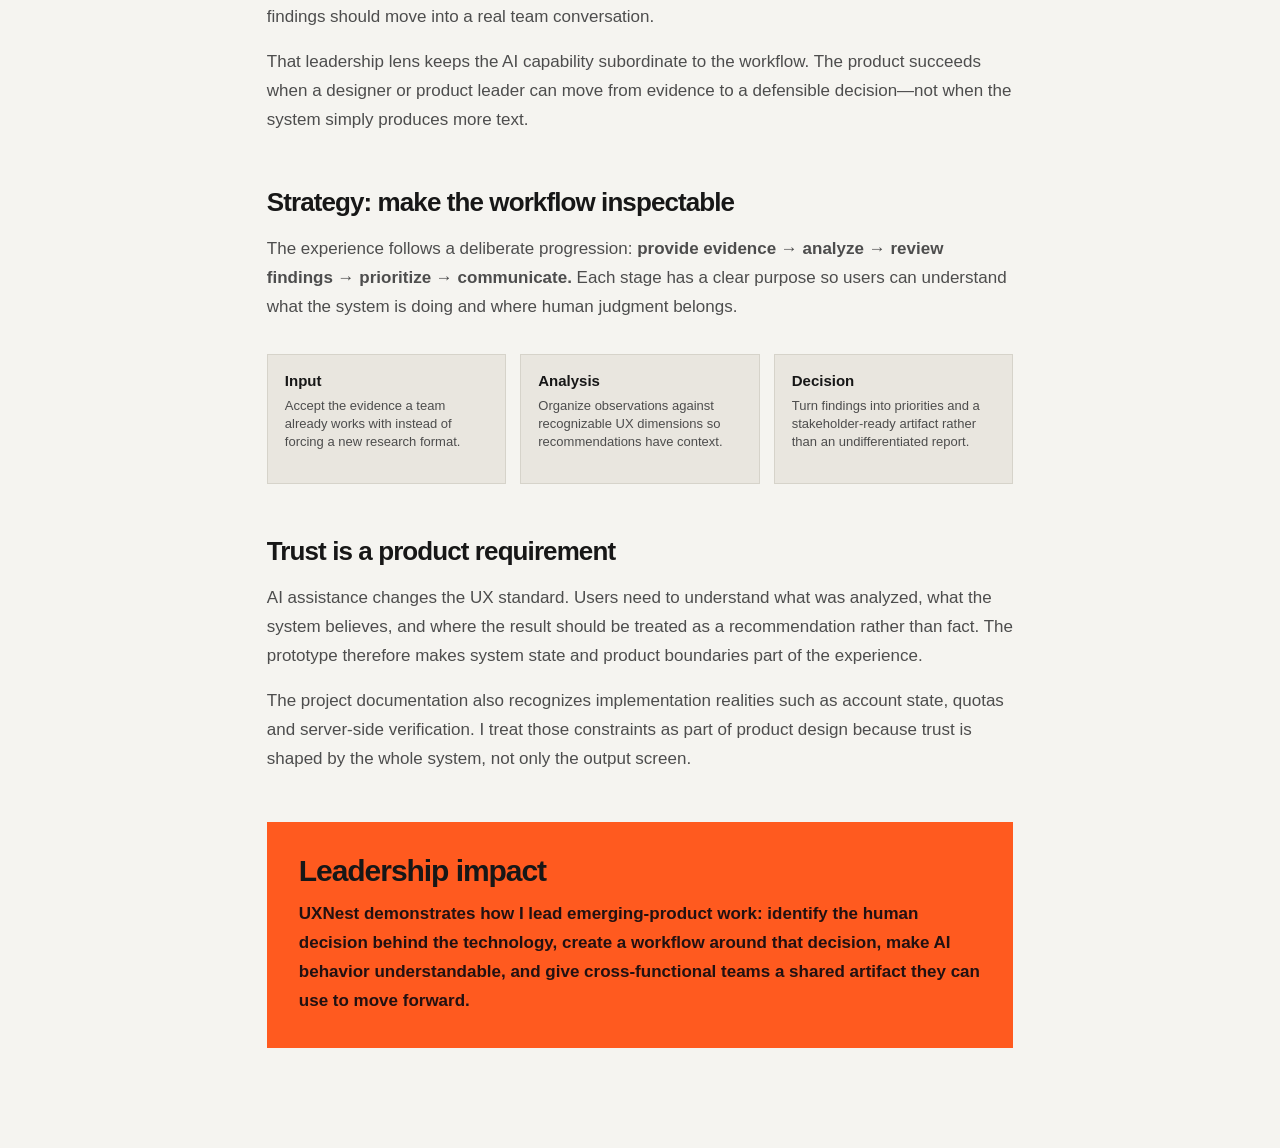
<file: pages/uxnest.html>
<!doctype html><html lang="en"><head><meta charset="utf-8"><meta name="viewport" content="width=device-width,initial-scale=1"><title>UXNest — Sam Selvaraj</title><link rel="stylesheet" href="../case-study.css"></head><body><header><a class="logo" href="../index.html">sam<span>✦</span></a><nav><a href="../index.html#work">Work</a><a href="../index.html#approach">Approach</a><a href="../index.html#about">About</a></nav><a class="contact" href="../index.html#contact">Let's talk ↗</a></header><section class="case-hero"><div class="wrap"><a class="back" href="../index.html#work">← Back to work</a><p class="eyebrow">AI product · UX audit · Product leadership</p><h1>UXNest</h1><p class="lead">An AI-assisted UX-audit workflow I shaped around a leadership question: how can critique become a decision tool that helps a product team agree on what matters next?</p><div class="chips"><span class="chip">AI interaction design</span><span class="chip">UX evaluation</span><span class="chip">Product strategy</span><span class="chip">Stakeholder alignment</span></div></div></section><main class="case-layout"><aside class="toc"><a href="#problem">Problem</a><a href="#role">My role</a><a href="#strategy">Strategy</a><a href="#trust">Trust</a><a href="#outcome">Leadership impact</a></aside><article class="case-content"><figure class="case-image"><img src="../assets/case-studies/uxnest.svg" alt="UXNest AI UX audit workflow" loading="eager"></figure><section id="problem"><h2>The challenge was not generating UX feedback. It was making feedback useful to a team.</h2><p>Traditional audits can produce long lists of issues that are difficult to compare, prioritize or socialize with product and engineering. UXNest starts with screens, PDFs or a URL and turns the evidence into a structured experience review.</p><p>The product opportunity was therefore bigger than AI-generated critique: create a repeatable workflow that helps a team see the same evidence, understand the reasoning and decide where attention should go.</p></section><section id="role"><h3>My role: define the product behavior, not just the interface</h3><p>I approached UXNest as a product-design problem spanning the input experience, analysis model, finding structure, prioritization and stakeholder communication. I focused on the user's primary job, the information architecture behind an audit, the points where AI needs to explain itself, and how findings should move into a real team conversation.</p><p>That leadership lens keeps the AI capability subordinate to the workflow. The product succeeds when a designer or product leader can move from evidence to a defensible decision—not when the system simply produces more text.</p></section><section id="strategy"><h3>Strategy: make the workflow inspectable</h3><p>The experience follows a deliberate progression: <strong>provide evidence → analyze → review findings → prioritize → communicate.</strong> Each stage has a clear purpose so users can understand what the system is doing and where human judgment belongs.</p><div class="gallery"><div><b>Input</b><p>Accept the evidence a team already works with instead of forcing a new research format.</p></div><div><b>Analysis</b><p>Organize observations against recognizable UX dimensions so recommendations have context.</p></div><div><b>Decision</b><p>Turn findings into priorities and a stakeholder-ready artifact rather than an undifferentiated report.</p></div></div></section><section id="trust"><h3>Trust is a product requirement</h3><p>AI assistance changes the UX standard. Users need to understand what was analyzed, what the system believes, and where the result should be treated as a recommendation rather than fact. The prototype therefore makes system state and product boundaries part of the experience.</p><p>The project documentation also recognizes implementation realities such as account state, quotas and server-side verification. I treat those constraints as part of product design because trust is shaped by the whole system, not only the output screen.</p></section><section id="outcome" class="outcome"><h3>Leadership impact</h3><p>UXNest demonstrates how I lead emerging-product work: identify the human decision behind the technology, create a workflow around that decision, make AI behavior understandable, and give cross-functional teams a shared artifact they can use to move forward.</p></section></article></main></body></html>
</file>
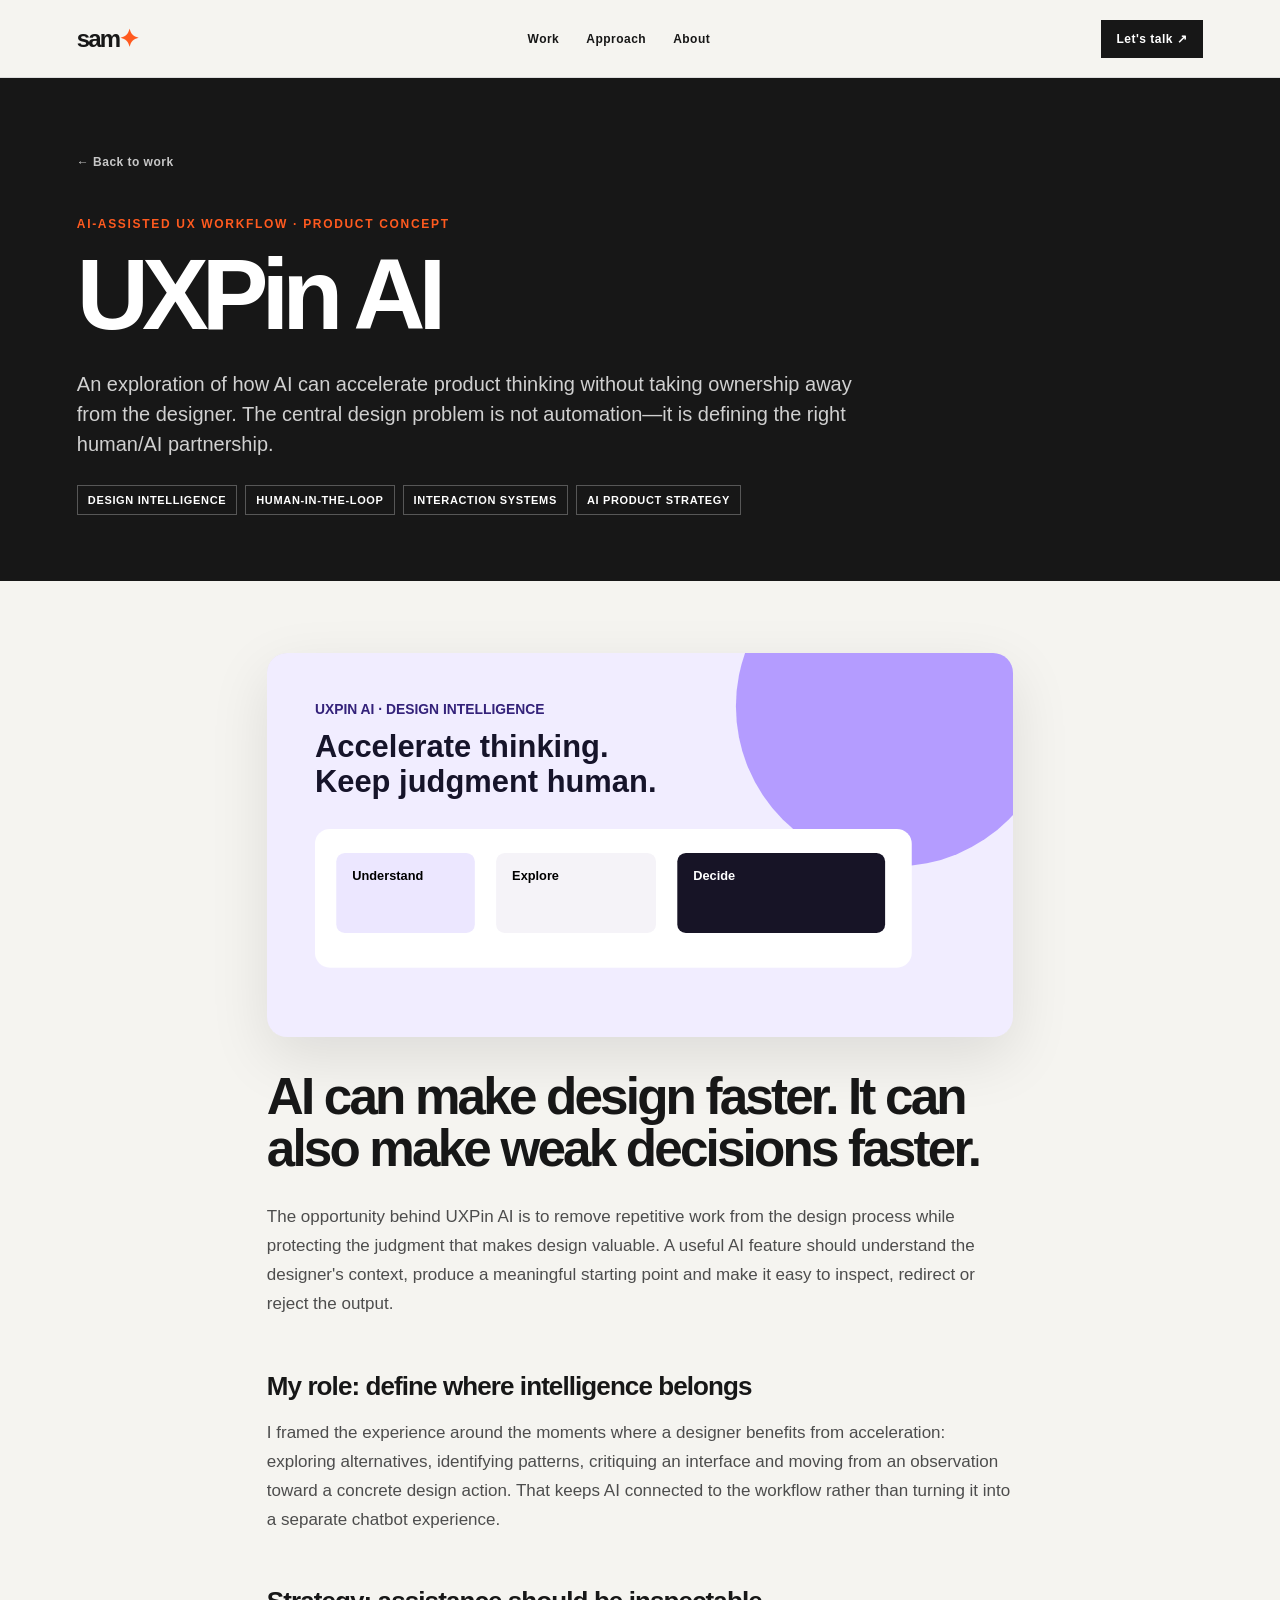
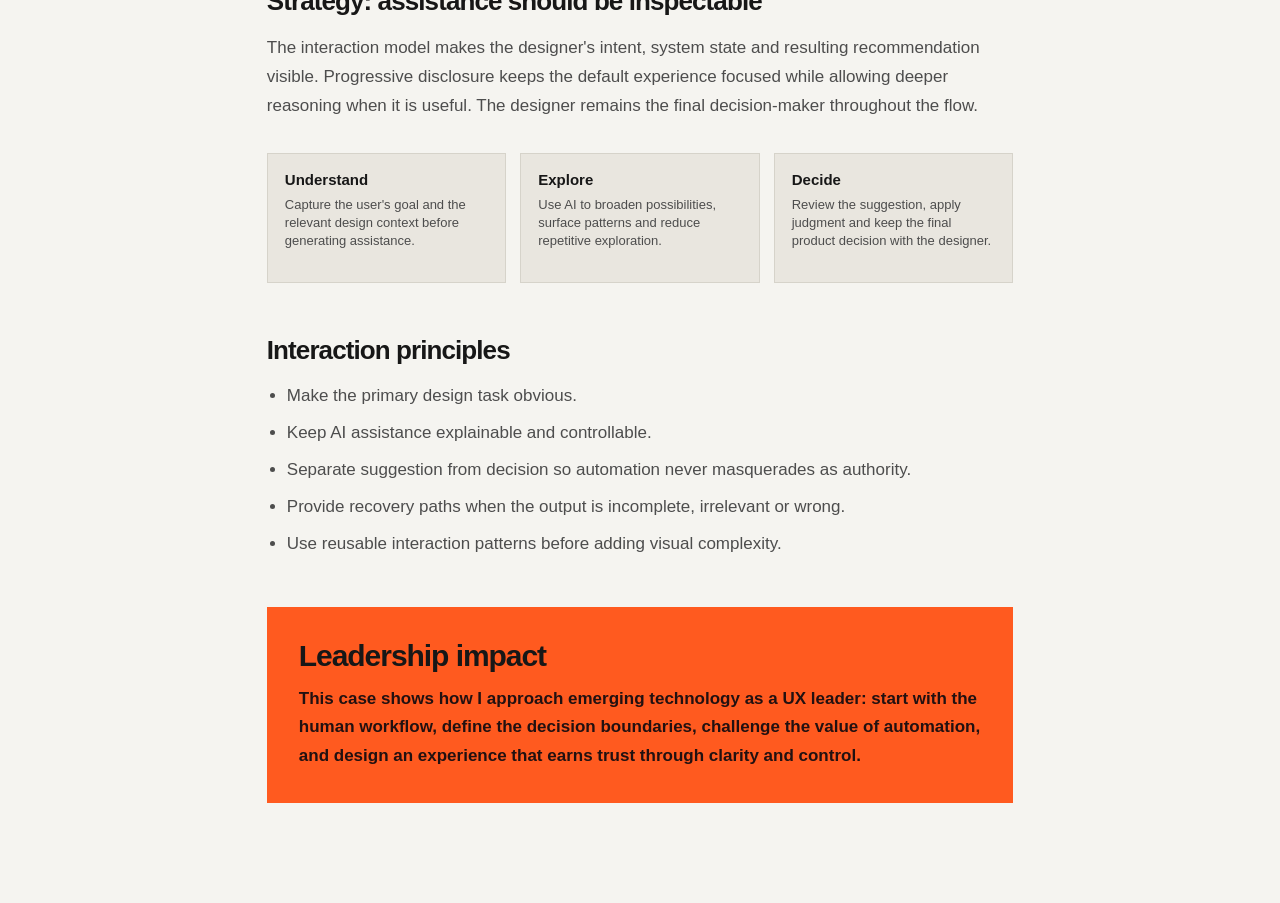
<file: pages/uxpin-ai.html>
<!doctype html><html lang="en"><head><meta charset="utf-8"><meta name="viewport" content="width=device-width,initial-scale=1"><title>UXPin AI — Sam Selvaraj</title><link rel="stylesheet" href="../case-study.css"></head><body><header><a class="logo" href="../index.html">sam<span>✦</span></a><nav><a href="../index.html#work">Work</a><a href="../index.html#approach">Approach</a><a href="../index.html#about">About</a></nav><a class="contact" href="../index.html#contact">Let's talk ↗</a></header><section class="case-hero"><div class="wrap"><a class="back" href="../index.html#work">← Back to work</a><p class="eyebrow">AI-assisted UX workflow · Product concept</p><h1>UXPin AI</h1><p class="lead">An exploration of how AI can accelerate product thinking without taking ownership away from the designer. The central design problem is not automation—it is defining the right human/AI partnership.</p><div class="chips"><span class="chip">Design intelligence</span><span class="chip">Human-in-the-loop</span><span class="chip">Interaction systems</span><span class="chip">AI product strategy</span></div></div></section><main class="case-layout"><aside class="toc"><a href="#problem">Problem</a><a href="#role">My role</a><a href="#strategy">Strategy</a><a href="#principles">Principles</a><a href="#outcome">Leadership impact</a></aside><article class="case-content"><figure class="case-image"><img src="../assets/case-studies/uxpin-ai.svg" alt="UXPin AI design intelligence concept" loading="eager"></figure><section id="problem"><h2>AI can make design faster. It can also make weak decisions faster.</h2><p>The opportunity behind UXPin AI is to remove repetitive work from the design process while protecting the judgment that makes design valuable. A useful AI feature should understand the designer's context, produce a meaningful starting point and make it easy to inspect, redirect or reject the output.</p></section><section id="role"><h3>My role: define where intelligence belongs</h3><p>I framed the experience around the moments where a designer benefits from acceleration: exploring alternatives, identifying patterns, critiquing an interface and moving from an observation toward a concrete design action. That keeps AI connected to the workflow rather than turning it into a separate chatbot experience.</p></section><section id="strategy"><h3>Strategy: assistance should be inspectable</h3><p>The interaction model makes the designer's intent, system state and resulting recommendation visible. Progressive disclosure keeps the default experience focused while allowing deeper reasoning when it is useful. The designer remains the final decision-maker throughout the flow.</p><div class="gallery"><div><b>Understand</b><p>Capture the user's goal and the relevant design context before generating assistance.</p></div><div><b>Explore</b><p>Use AI to broaden possibilities, surface patterns and reduce repetitive exploration.</p></div><div><b>Decide</b><p>Review the suggestion, apply judgment and keep the final product decision with the designer.</p></div></div></section><section id="principles"><h3>Interaction principles</h3><ul><li>Make the primary design task obvious.</li><li>Keep AI assistance explainable and controllable.</li><li>Separate suggestion from decision so automation never masquerades as authority.</li><li>Provide recovery paths when the output is incomplete, irrelevant or wrong.</li><li>Use reusable interaction patterns before adding visual complexity.</li></ul></section><section id="outcome" class="outcome"><h3>Leadership impact</h3><p>This case shows how I approach emerging technology as a UX leader: start with the human workflow, define the decision boundaries, challenge the value of automation, and design an experience that earns trust through clarity and control.</p></section></article></main></body></html>
</file>
<file: style.css>
@import url('https://fonts.googleapis.com/css2?family=DM+Mono:wght@400;500&family=Manrope:wght@400;500;600;700;800&family=Playfair+Display:ital,wght@0,500;0,600;1,500&display=swap');:root{--cream:#f7f5f0;--ink:#171716;--orange:#f04f23;--muted:#76736d;--line:#d8d5ce;--dark:#20201f}*{box-sizing:border-box}html{scroll-behavior:smooth;max-width:100%;overflow-x:hidden}body{margin:0;background:var(--cream);color:var(--ink);font-family:Manrope,sans-serif;max-width:100%;overflow-x:hidden}img{max-width:100%;height:auto}a{text-decoration:none;color:inherit}header,.case-page-nav{height:78px;padding:0 5vw;border-bottom:1px solid var(--line);display:flex;align-items:center;justify-content:space-between;position:sticky;top:0;background:rgba(247,245,240,.94);backdrop-filter:blur(12px);z-index:50}.logo{font-size:25px;font-weight:800;letter-spacing:-.1em}.logo span{font-size:16px;color:var(--orange);margin-left:5px}nav,.case-page-nav .navlinks{display:flex;gap:30px;font:500 11px 'DM Mono';text-transform:uppercase;letter-spacing:.08em}.contact{font:500 11px 'DM Mono';text-transform:uppercase;border-bottom:1px solid;padding-bottom:4px}.hero{padding:13vh 5vw 9vh;min-height:calc(100vh - 78px);display:flex;flex-direction:column;justify-content:space-between}.hero-label,.section-intro>span,.approach>div>span,.about>span,footer>span{font:500 11px 'DM Mono';letter-spacing:.1em;color:var(--muted)}h1,h2,h3,p{margin:0}.hero h1{font-size:clamp(74px,12vw,190px);line-height:.84;letter-spacing:-.085em;font-weight:700;max-width:1300px}.hero h1 em,h2 em{font-family:'Playfair Display',serif;font-weight:500}.hero h1 em{color:var(--orange)}.hero-bottom{display:flex;justify-content:space-between;align-items:end;margin-top:80px}.hero-bottom p{max-width:470px;font-size:19px;line-height:1.55;color:#555}.availability{font:500 10px 'DM Mono';text-transform:uppercase}.availability i{display:inline-block;width:7px;height:7px;background:var(--orange);border-radius:50%;margin-right:8px}.work,.archive{padding:110px 5vw;border-top:1px solid var(--line)}.section-intro{display:grid;grid-template-columns:1fr 2fr;gap:20px;margin-bottom:55px}.section-intro h2{font-size:clamp(50px,7vw,105px);line-height:.9;letter-spacing:-.07em;font-weight:700}.section-intro p{color:var(--muted);font-size:15px;margin-top:20px}.featured{display:grid;grid-template-columns:1.3fr .7fr;gap:22px;max-width:1440px;margin:auto}.grid{display:grid;grid-template-columns:repeat(3,minmax(0,1fr));gap:22px;margin:22px auto 0;max-width:1440px}.project-card{display:block;min-width:0}.thumb{position:relative;overflow:hidden;background:#dedbd5;width:100%}.featured .project-card .thumb{height:min(53vw,700px)}.grid .thumb{height:min(28vw,410px)}.archive-grid .thumb{height:260px}.thumb img{width:100%;height:100%;display:block;object-fit:cover;transition:transform .6s}.project-card:hover img{transform:scale(1.035)}.thumb span{position:absolute;top:16px;left:16px;background:var(--cream);padding:7px 9px;font:500 10px 'DM Mono'}.card-copy{padding:15px 0 5px}.card-copy small{font:500 10px 'DM Mono';text-transform:uppercase;letter-spacing:.09em;color:var(--muted)}.card-copy h3{font-size:clamp(25px,3vw,46px);letter-spacing:-.055em;margin:8px 0;font-weight:700}.card-copy h3 b{color:var(--orange);font-weight:500}.card-copy p{font-size:14px;line-height:1.55;color:var(--muted)}.adkey-thumb{background:#111;display:flex;align-items:center;justify-content:center}.adkey-thumb-ui{width:70%;max-width:420px;aspect-ratio:1.5;border:1px solid #444;background:#171717;border-radius:18px;padding:22px;display:flex;flex-direction:column;justify-content:space-between;color:#fff}.adkey-thumb-ui strong{font-size:28px;letter-spacing:-.08em}.adkey-thumb-ui strong span{color:#111;background:#ffe500;padding:2px 5px}.adkey-thumb-ui b{font:700 34px 'DM Mono';background:#ffe500;color:#111;padding:10px 14px;align-self:flex-start;border-radius:8px}.adkey-thumb-ui i{font-style:normal;align-self:flex-end;color:#ffe500;font-size:34px}.approach{background:var(--orange);padding:110px 5vw;display:grid;grid-template-columns:1fr 1fr;gap:8vw}.approach h2{font-size:clamp(52px,7vw,110px);line-height:.88;letter-spacing:-.07em;margin-top:35px}.approach>div>span{color:#63200e}.approach-copy>p{font-size:21px;line-height:1.55;max-width:600px}.principles{border-top:1px solid rgba(0,0,0,.3);margin-top:55px}.principles>div{padding:20px 0;border-bottom:1px solid rgba(0,0,0,.25);display:grid;grid-template-columns:55px 1fr 1.5fr;gap:15px;align-items:start}.principles b{font:500 10px 'DM Mono'}.principles h3{font-size:22px}.principles p{font-size:13px;line-height:1.5}.archive-grid{display:grid;grid-template-columns:repeat(3,minmax(0,1fr));gap:42px 22px;max-width:1440px;margin:auto}.about{padding:150px 5vw;display:grid;grid-template-columns:.5fr 1.5fr .8fr;gap:35px;border-top:1px solid var(--line);align-items:end}.about h2{font-size:clamp(45px,6vw,95px);line-height:.92;letter-spacing:-.065em}.about>div p{font-size:16px;line-height:1.65;color:#555}.about>div a{display:inline-block;margin-top:25px;font:500 11px 'DM Mono';border-bottom:1px solid;padding-bottom:4px}footer{background:var(--dark);color:var(--cream);min-height:390px;padding:65px 5vw 35px;display:flex;flex-direction:column;justify-content:space-between}footer>span{color:#aaa}footer>a{font-size:clamp(50px,8vw,125px);line-height:.9;letter-spacing:-.075em}footer small{font:500 10px 'DM Mono';color:#aaa}.wrap{width:min(100% - 60px,1220px);margin-inline:auto}.case-hero{overflow:hidden}.case-hero .wrap{max-width:1220px}.case-hero h1{overflow-wrap:anywhere}.case-layout{display:grid;grid-template-columns:220px minmax(0,1fr);gap:70px;max-width:1200px;margin:auto;padding:85px 30px;min-width:0}.case-content{min-width:0;max-width:100%;overflow-wrap:anywhere}.case-content>*{max-width:100%}.case-content img,.case-visual img,.case-gallery img{max-width:100%;height:auto}.case-content h1,.case-content h2,.case-content h3,.case-content p,.case-content li{max-width:100%;overflow-wrap:anywhere;word-break:normal}.case-content section,.case-visual,.case-gallery{max-width:100%;overflow:hidden}.case-content ul{max-width:100%;padding-left:22px}.toc{position:sticky;top:105px;height:max-content}.project-gallery{display:grid;grid-template-columns:minmax(0,1fr) minmax(0,1fr);gap:18px;margin:42px 0 60px}.project-gallery figure{margin:0;overflow:hidden;border-radius:14px;min-width:0}.project-gallery img{display:block;width:100%;height:100%;object-fit:cover}.project-gallery figure:first-child{grid-column:1/-1;height:430px}.project-gallery figure:not(:first-child){height:280px}.shot{min-height:330px;max-width:100%;overflow:hidden}@media(max-width:850px){header,.case-page-nav{padding:0 6vw}.navlinks,header>nav,.case-page-nav .navlinks{display:none}.hero{padding:10vh 6vw 8vh}.hero-bottom{display:block}.hero-bottom p{margin-bottom:35px}.section-intro,.approach,.about{grid-template-columns:1fr}.featured,.grid,.archive-grid{grid-template-columns:1fr}.featured .project-card .thumb,.grid .thumb,.archive-grid .thumb{height:65vw}.approach{gap:55px}.principles>div{grid-template-columns:45px 1fr}.principles p{grid-column:2}.about{padding:100px 6vw}.about h2{margin:25px 0}footer{min-height:350px;padding:55px 6vw 30px}footer>a{margin:25px 0 50px}.wrap{width:88%}.case-layout{grid-template-columns:1fr;padding:55px 6vw;gap:30px}.toc{position:static}.project-gallery{grid-template-columns:1fr}.project-gallery figure:first-child,.project-gallery figure:not(:first-child){height:260px}}/* Portfolio repair layer */.case-layout{width:min(1200px,calc(100% - 60px));grid-template-columns:minmax(180px,220px) minmax(0,1fr)}.case-content,.case-content section,.case-gallery,.project-gallery{min-width:0}.case-content p,.case-content li,.case-content h1,.case-content h2,.case-content h3{overflow-wrap:anywhere}.case-gallery{width:100%}.project-gallery figure{width:100%;max-width:100%}.project-gallery img{min-width:0}.case-hero .wrap{width:min(1220px,calc(100% - 60px))}.archive-grid .project-card[href="pages/banking.html"] .thumb{background:linear-gradient(135deg,#101b2d,#2c5277);display:flex;align-items:center;justify-content:center}.archive-grid .project-card[href="pages/banking.html"] .thumb img{display:none}.archive-grid .project-card[href="pages/banking.html"] .thumb:before{content:"BANK OF HOPE\A DIGITAL BANKING";white-space:pre;text-align:left;color:#fff;font:700 clamp(18px,2.4vw,32px)/1.05 Manrope;letter-spacing:-.05em;width:72%;padding:24px;border:1px solid rgba(255,255,255,.35);border-radius:16px;background:rgba(255,255,255,.08);box-shadow:0 20px 45px rgba(0,0,0,.25)}.archive-grid .project-card[href="pages/prayer-portal.html"] .thumb{background:linear-gradient(145deg,#f2e9dc,#d9c7b0);display:flex;align-items:center;justify-content:center}.archive-grid .project-card[href="pages/prayer-portal.html"] .thumb img{display:none}.archive-grid .project-card[href="pages/prayer-portal.html"] .thumb:before{content:"✦\A PRAYER\A PORTAL";white-space:pre;text-align:center;color:#28231f;font:600 clamp(20px,2.8vw,36px)/.95 'Playfair Display';letter-spacing:.02em}.archive-grid .project-card[href="pages/adkey.html"] .thumb{min-width:0}.adkey-thumb-ui{overflow:hidden}.adkey-thumb-ui b{max-width:100%;overflow:hidden;text-overflow:ellipsis}.adkey-thumb-ui strong span{display:inline-block}.adkey-thumb-ui i{display:block}header .contact{white-space:nowrap}.case-layout .toc a{white-space:nowrap}@media(max-width:850px){.case-layout{width:100%;grid-template-columns:1fr;padding:48px 6vw;gap:28px}.case-hero .wrap{width:88%}.case-hero{padding:70px 0 55px}.case-hero h1{font-size:clamp(54px,15vw,92px)}.case-content h2{font-size:clamp(36px,10vw,54px)}.case-content h3{font-size:clamp(26px,8vw,38px);margin-top:42px}.case-content p,.case-content li{font-size:16px}.project-gallery{margin:28px 0 45px}.project-gallery figure:first-child,.project-gallery figure:not(:first-child){height:auto;aspect-ratio:16/10}.project-gallery img{height:100%}}
</file>
<file: case-study.css>
:root{--ink:#171717;--paper:#f5f4f0;--orange:#ff5a1f;--muted:#696969}*{box-sizing:border-box}body{margin:0;background:var(--paper);color:var(--ink);font-family:Arial,sans-serif}header{height:78px;padding:0 6vw;border-bottom:1px solid #ddd;background:var(--paper);display:flex;align-items:center;justify-content:space-between;gap:24px}.logo{font-size:24px;font-weight:800;letter-spacing:-.08em;text-decoration:none;color:inherit}.logo span{color:var(--orange)}nav{display:flex;gap:27px}nav a,.contact,.back,.toc a{color:inherit;text-decoration:none;font-size:12px;font-weight:800;letter-spacing:.04em}.contact{padding:12px 16px;background:var(--ink);color:white}.case-hero{background:var(--ink);color:#fff;padding:74px 6vw 66px}.wrap{max-width:1180px;margin:0 auto}.back{display:inline-block;color:#c7c7c7;margin-bottom:48px}.eyebrow{margin:0 0 16px;color:var(--orange);font-size:12px;font-weight:800;letter-spacing:.14em;text-transform:uppercase}.case-hero h1{max-width:900px;margin:0;font-size:clamp(48px,8vw,100px);line-height:.94;letter-spacing:-.07em}.lead{max-width:780px;margin:28px 0 0;color:#d0d0d0;font-size:20px;line-height:1.5}.chips{display:flex;flex-wrap:wrap;gap:8px;margin-top:26px}.chip{border:1px solid #575757;padding:8px 10px;font-size:11px;font-weight:700;text-transform:uppercase;letter-spacing:.06em}.case-layout{max-width:1180px;margin:auto;display:grid;grid-template-columns:200px minmax(0,1fr);gap:72px;padding:72px 6vw 100px}.toc{position:sticky;top:28px;height:max-content;border-top:1px solid #bbb;padding-top:9px}.toc a{display:block;padding:9px 0;color:#666}.toc a:hover{color:var(--orange)}.case-content{min-width:0}.case-content h2{font-size:clamp(34px,4vw,56px);line-height:1.02;letter-spacing:-.055em;margin:0 0 28px}.case-content h3{font-size:26px;letter-spacing:-.035em;margin:52px 0 12px}.case-content p,.case-content li{max-width:760px;color:#4d4d4d;font-size:17px;line-height:1.7}.case-content ul{padding-left:20px}.case-content li+li{margin-top:8px}.visual{height:350px;margin:0 0 50px;padding:32px;display:flex;align-items:flex-end;overflow:hidden;position:relative;background:linear-gradient(140deg,#171717 0 55%,#333 55%);color:#fff}.visual:before{content:"";position:absolute;width:430px;height:430px;right:-120px;top:-175px;border-radius:50%;background:var(--accent,#ff5a1f)}.visual-card{position:relative;width:min(600px,92%);min-height:185px;padding:24px;border-radius:14px;background:#f7f6f2;box-shadow:0 24px 55px #0008;color:#171717}.visual-card small{font-weight:800;letter-spacing:.1em;text-transform:uppercase;color:#777}.visual-card strong{display:block;margin-top:16px;font-size:clamp(28px,4vw,48px);letter-spacing:-.06em}.visual-card p{margin:10px 0 0;color:#555;font-size:14px;line-height:1.4}.gallery{display:grid;grid-template-columns:repeat(3,minmax(0,1fr));gap:14px;margin:32px 0 52px}.gallery div{min-height:130px;padding:17px;border:1px solid #d6d3ca;background:#e9e6df}.gallery b{display:block;font-size:15px;margin-bottom:8px}.gallery p{margin:0;font-size:13px;line-height:1.4}.quote{margin:42px 0;padding:24px;border-left:6px solid var(--orange);background:#fff0e9;font-size:23px;font-weight:700;line-height:1.25}.outcome{margin-top:48px;padding:32px;background:var(--orange)}.outcome h3{margin:0 0 12px;font-size:30px}.outcome p{margin:0;color:#211;font-weight:600}.case-image{margin:0 0 34px;overflow:hidden;border-radius:20px;background:#e9e6df;box-shadow:0 20px 60px rgba(0,0,0,.10)}.case-image img{display:block;width:100%;height:auto;max-width:100%}.behance-gallery{display:grid;grid-template-columns:repeat(2,minmax(0,1fr));gap:18px;margin:0 0 58px}.behance-gallery figure{margin:0;overflow:hidden;border-radius:16px;background:#e9e6df;box-shadow:0 14px 40px rgba(0,0,0,.08)}.behance-gallery figure:first-child:last-child{grid-column:1/-1}.behance-gallery img{display:block;width:100%;height:auto;max-width:100%}.behance-gallery figcaption{padding:12px 14px;background:#fff;font-size:11px;font-weight:700;letter-spacing:.04em;text-transform:uppercase;color:#777}.behance-source{margin:-28px 0 50px;color:#777;font-size:12px!important}.behance-source a{color:inherit;text-decoration:underline}.case-image + .behance-gallery{margin-top:0}@media(max-width:760px){header{height:auto;padding:20px 6vw;flex-wrap:wrap}nav{order:3;width:100%;justify-content:space-between;gap:8px}nav a{font-size:11px}.contact{padding:10px 12px}.case-hero{padding-top:52px}.case-layout{grid-template-columns:1fr;gap:26px;padding-top:45px}.toc{position:static;display:flex;gap:14px;overflow:auto;padding-bottom:4px}.toc a{white-space:nowrap}.visual{height:270px;padding:20px}.gallery{grid-template-columns:1fr}.behance-gallery{grid-template-columns:1fr;gap:14px}.case-content h3{margin-top:38px}.case-image{margin-bottom:28px;border-radius:14px}.case-image img{width:100%}}:root{--case-width:900px}.case-layout{max-width:var(--case-width);display:block}.toc{display:none}
</file>
